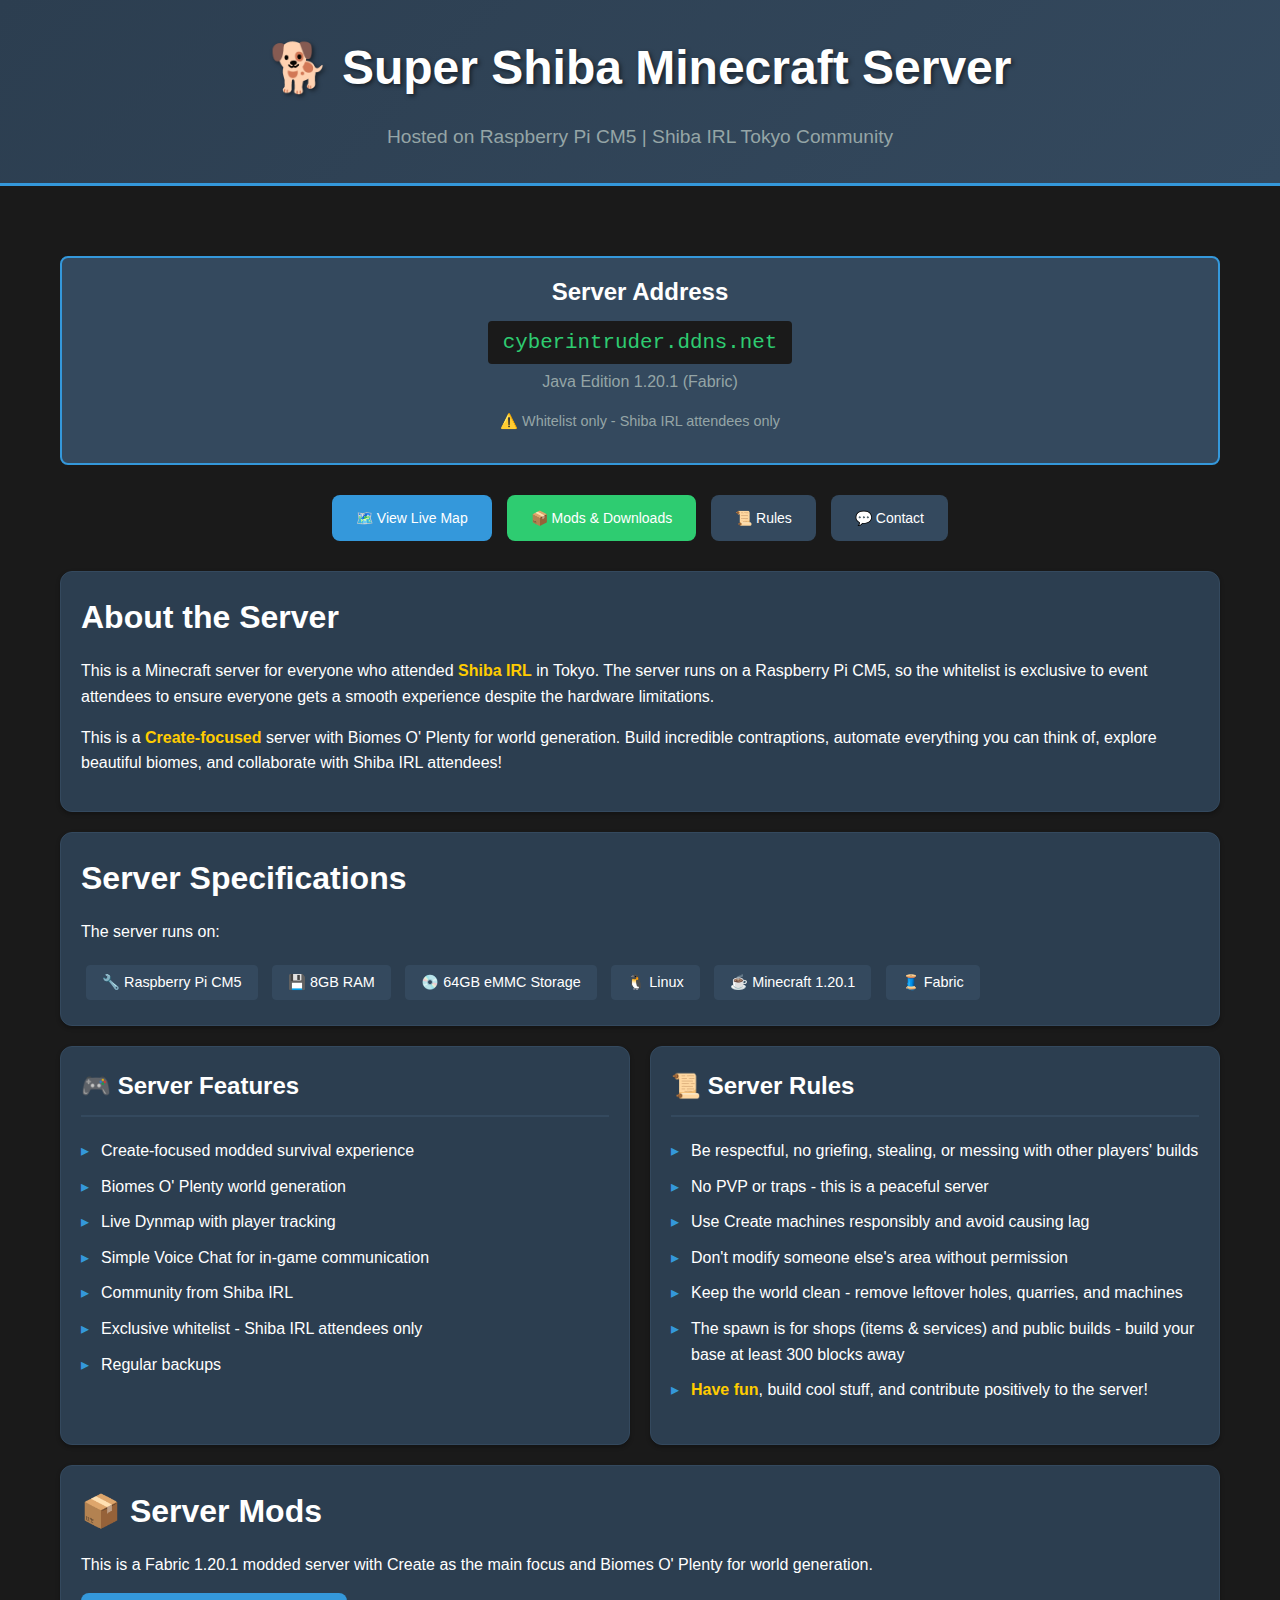
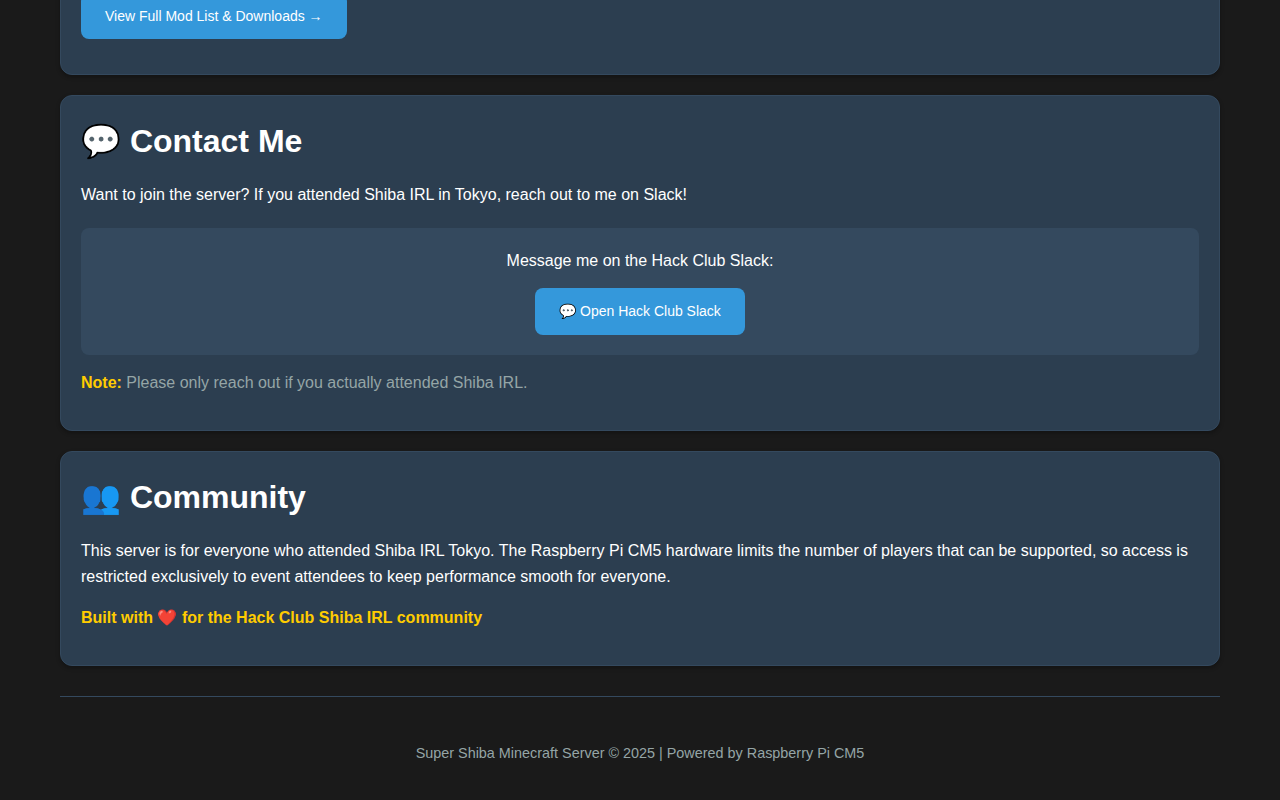
<file: index.html>
<!DOCTYPE html>
<html lang="en">
<head>
  <meta charset="UTF-8">
  <meta name="viewport" content="width=device-width, initial-scale=1.0">
  <title>Super Shiba Minecraft Server</title>
  <link rel="stylesheet" href="theme.css">
  <style>
    .header {
      background: linear-gradient(135deg, var(--bg-secondary) 0%, var(--bg-tertiary) 100%);
      padding: var(--spacing-xl) 0;
      text-align: center;
      border-bottom: 3px solid var(--accent-primary);
      margin-bottom: var(--spacing-xl);
    }
    
    .header h1 {
      font-size: 3rem;
      margin-bottom: var(--spacing-sm);
      color: var(--text-primary);
      text-shadow: 2px 2px 4px rgba(0, 0, 0, 0.5);
    }
    
    .header .tagline {
      font-size: 1.2rem;
      color: var(--text-muted);
      margin-bottom: 0;
    }
    
    .server-address {
      background: var(--bg-tertiary);
      padding: var(--spacing-md);
      border-radius: var(--radius-md);
      text-align: center;
      border: 2px solid var(--accent-primary);
      margin: var(--spacing-lg) 0;
    }
    
    .server-address code {
      font-size: 1.3rem;
      background: var(--bg-primary);
      padding: var(--spacing-sm) var(--spacing-md);
      color: var(--accent-secondary);
    }
    
    .quick-links {
      display: flex;
      gap: var(--spacing-md);
      justify-content: center;
      flex-wrap: wrap;
      margin: var(--spacing-xl) 0;
    }
    
    .spec-badge {
      display: inline-block;
      background: var(--bg-tertiary);
      padding: var(--spacing-xs) var(--spacing-md);
      border-radius: var(--radius-sm);
      margin: var(--spacing-xs);
      font-size: 0.9rem;
      border: 1px solid var(--border-color);
    }
    
    .mod-item {
      background: var(--bg-tertiary);
      padding: var(--spacing-md);
      border-radius: var(--radius-md);
      margin-bottom: var(--spacing-sm);
      border-left: 3px solid var(--accent-primary);
    }
    
    .mod-item h4 {
      margin-bottom: var(--spacing-xs);
      color: var(--accent-primary);
    }
    
    .mod-item p {
      margin-bottom: 0;
      font-size: 0.95rem;
      color: var(--text-muted);
    }
    
    .status-online {
      color: var(--accent-secondary);
      font-weight: bold;
    }
    
    .footer {
      margin-top: var(--spacing-xl);
      padding-top: var(--spacing-xl);
      border-top: 1px solid var(--border-color);
      text-align: center;
      color: var(--text-muted);
      font-size: 0.9rem;
    }
  </style>
</head>
<body>
  <div class="header">
    <h1>🐕 Super Shiba Minecraft Server</h1>
    <p class="tagline">Hosted on Raspberry Pi CM5 | Shiba IRL Tokyo Community</p>
  </div>
  
  <div class="container">
    <!-- Server Address -->
    <div class="server-address">
      <h3>Server Address</h3>
      <code>cyberintruder.ddns.net</code>
      <p class="text-muted" style="margin-top: 10px;">Java Edition 1.20.1 (Fabric)</p>
      <p class="text-muted" style="margin-top: 5px; font-size: 0.9rem;">⚠️ Whitelist only - Shiba IRL attendees only</p>
    </div>
    
    <!-- Quick Links -->
    <div class="quick-links">
      <a href="map/" class="btn btn-primary">🗺️ View Live Map</a>
      <a href="mods/" class="btn btn-secondary">📦 Mods & Downloads</a>
      <a href="#rules" class="btn">📜 Rules</a>
      <a href="#contact" class="btn">💬 Contact</a>
    </div>
    
    <!-- About Section -->
    <div class="card" id="about">
      <h2>About the Server</h2>
      <p>
        This is a Minecraft server for everyone who attended <strong>Shiba IRL</strong> 
        in Tokyo. The server runs on a Raspberry Pi CM5, so the whitelist is exclusive 
        to event attendees to ensure everyone gets a smooth experience despite the hardware limitations.
      </p>
      <p>
        This is a <strong>Create-focused</strong> server with Biomes O' Plenty for world generation. 
        Build incredible contraptions, automate everything you can think of, explore beautiful biomes, 
        and collaborate with Shiba IRL attendees!
      </p>
    </div>
    
    <!-- Server Specs -->
    <div class="card">
      <h2>Server Specifications</h2>
      <p>The server runs on:</p>
      <div>
        <span class="spec-badge">🔧 Raspberry Pi CM5</span>
        <span class="spec-badge">💾 8GB RAM</span>
        <span class="spec-badge">💿 64GB eMMC Storage</span>
        <span class="spec-badge">🐧 Linux</span>
        <span class="spec-badge">☕ Minecraft 1.20.1</span>
        <span class="spec-badge">🧵 Fabric</span>
      </div>
    </div>
    
    <!-- Features and Rules -->
    <div class="grid grid-2">
      <div class="card">
        <h3>🎮 Server Features</h3>
        <ul>
          <li>Create-focused modded survival experience</li>
          <li>Biomes O' Plenty world generation</li>
          <li>Live Dynmap with player tracking</li>
          <li>Simple Voice Chat for in-game communication</li>
          <li>Community from Shiba IRL</li>
          <li>Exclusive whitelist - Shiba IRL attendees only</li>
          <li>Regular backups</li>
        </ul>
      </div>
      
      <div class="card" id="rules">
        <h3>📜 Server Rules</h3>
        <ul>
          <li>Be respectful, no griefing, stealing, or messing with other players' builds</li>
          <li>No PVP or traps - this is a peaceful server</li>
          <li>Use Create machines responsibly and avoid causing lag</li>
          <li>Don't modify someone else's area without permission</li>
          <li>Keep the world clean - remove leftover holes, quarries, and machines</li>
          <li>The spawn is for shops (items & services) and public builds - build your base at least 300 blocks away</li>
          <li><strong>Have fun</strong>, build cool stuff, and contribute positively to the server!</li>
        </ul>
      </div>
    </div>
    
    <!-- Mods Section -->
    <div class="card" id="mods">
      <h2>📦 Server Mods</h2>
      <p>This is a Fabric 1.20.1 modded server with Create as the main focus and Biomes O' Plenty for world generation.</p>
      <p>
        <a href="mods/" class="btn btn-primary">View Full Mod List & Downloads →</a>
      </p>
    </div>
    
    <!-- Contact Section -->
    <div class="card" id="contact">
      <h2>💬 Contact Me</h2>
      <p>
        Want to join the server? If you attended Shiba IRL in Tokyo, reach out to me on Slack!
      </p>
      <div style="margin-top: 20px; padding: 20px; background: var(--bg-tertiary); border-radius: var(--radius-md); text-align: center;">
        <p style="margin-bottom: 15px; margin-top: 0;">Message me on the Hack Club Slack:</p>
        <a href="https://hackclub.slack.com/team/U086TRXKG5D" target="_blank" class="btn btn-primary" style="display: inline-block;">
          💬 Open Hack Club Slack
        </a>
      </div>
      <p class="text-muted">
        <strong>Note:</strong> Please only reach out if you actually attended Shiba IRL.
      </p>
    </div>
    
    <!-- Community -->
    <div class="card">
      <h2>👥 Community</h2>
      <p>
        This server is for everyone who attended Shiba IRL Tokyo. The Raspberry Pi CM5 hardware 
        limits the number of players that can be supported, so access is restricted exclusively 
        to event attendees to keep performance smooth for everyone.
      </p>
      <p class="text-muted">
        <strong>Built with ❤️ for the Hack Club Shiba IRL community</strong>
      </p>
    </div>
    
    <div class="footer">
      <p>Super Shiba Minecraft Server © 2025 | Powered by Raspberry Pi CM5</p>
    </div>
  </div>
</body>
</html>
</file>
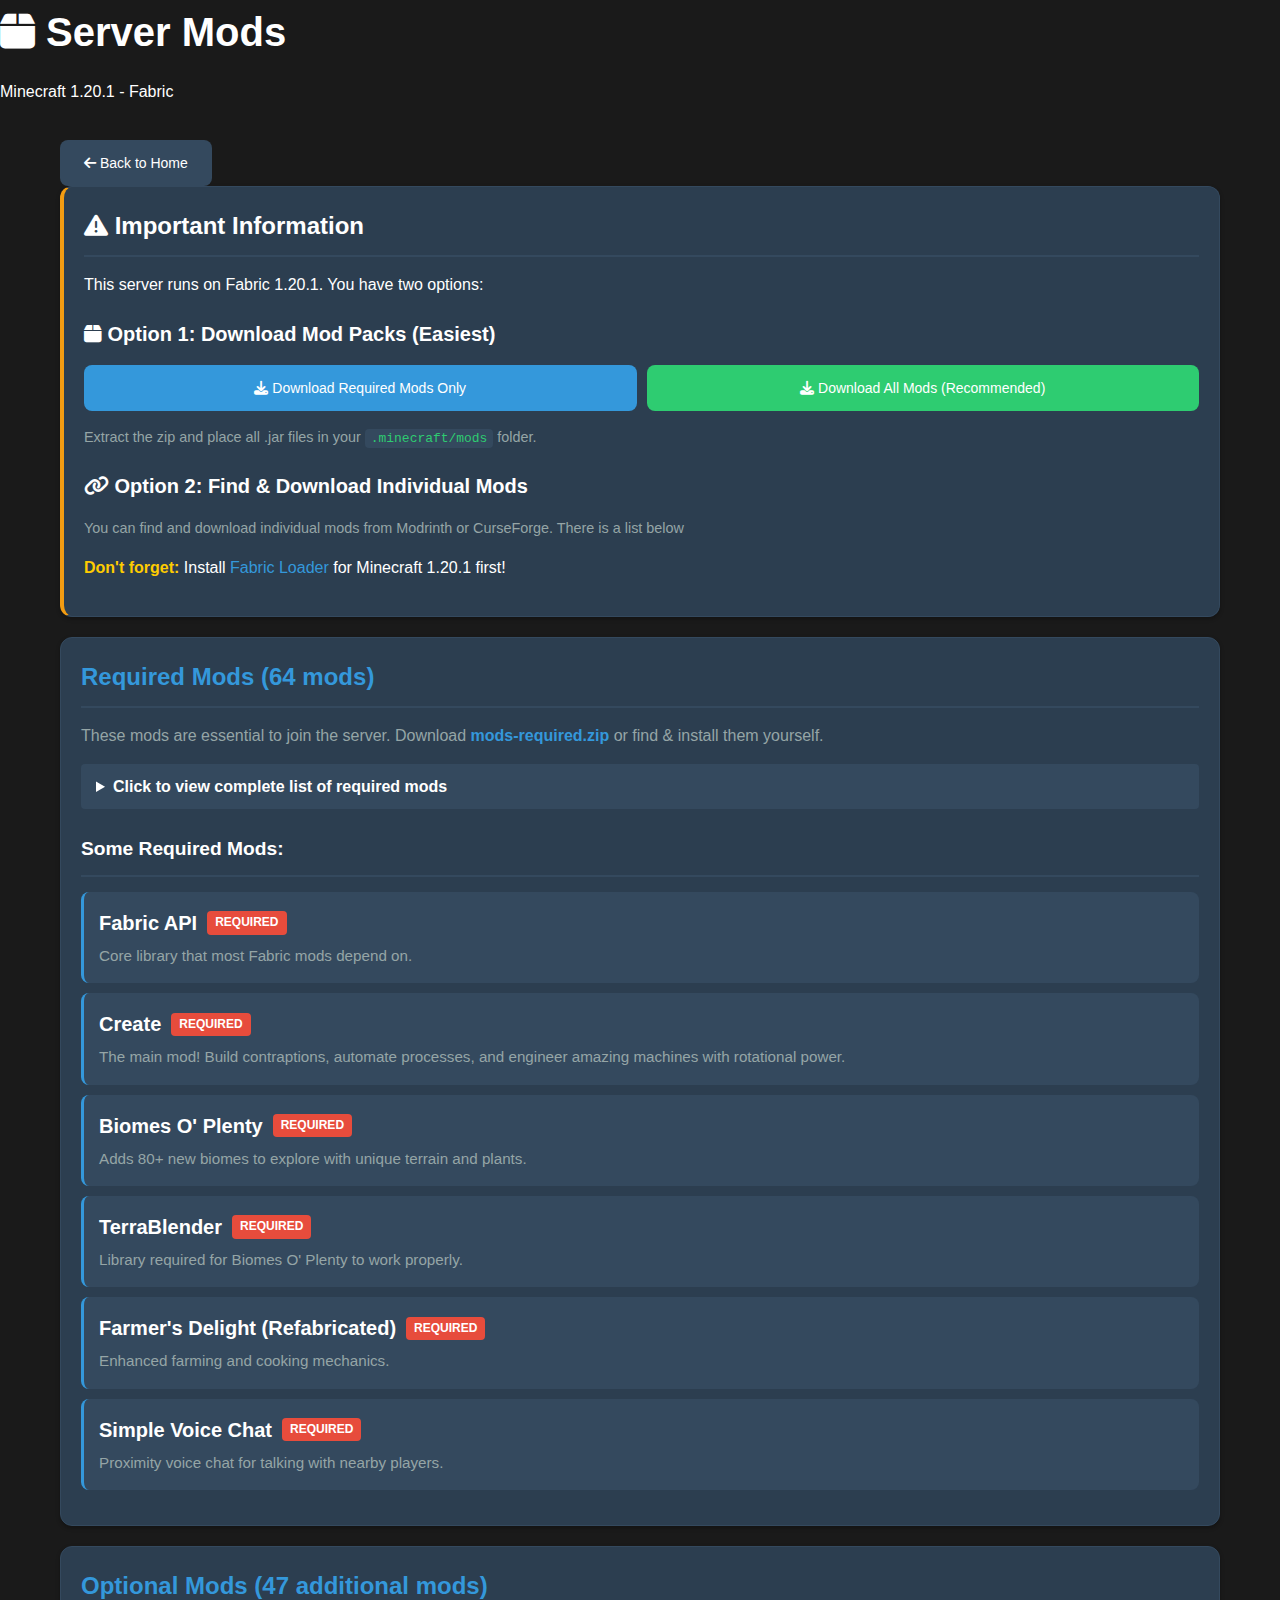
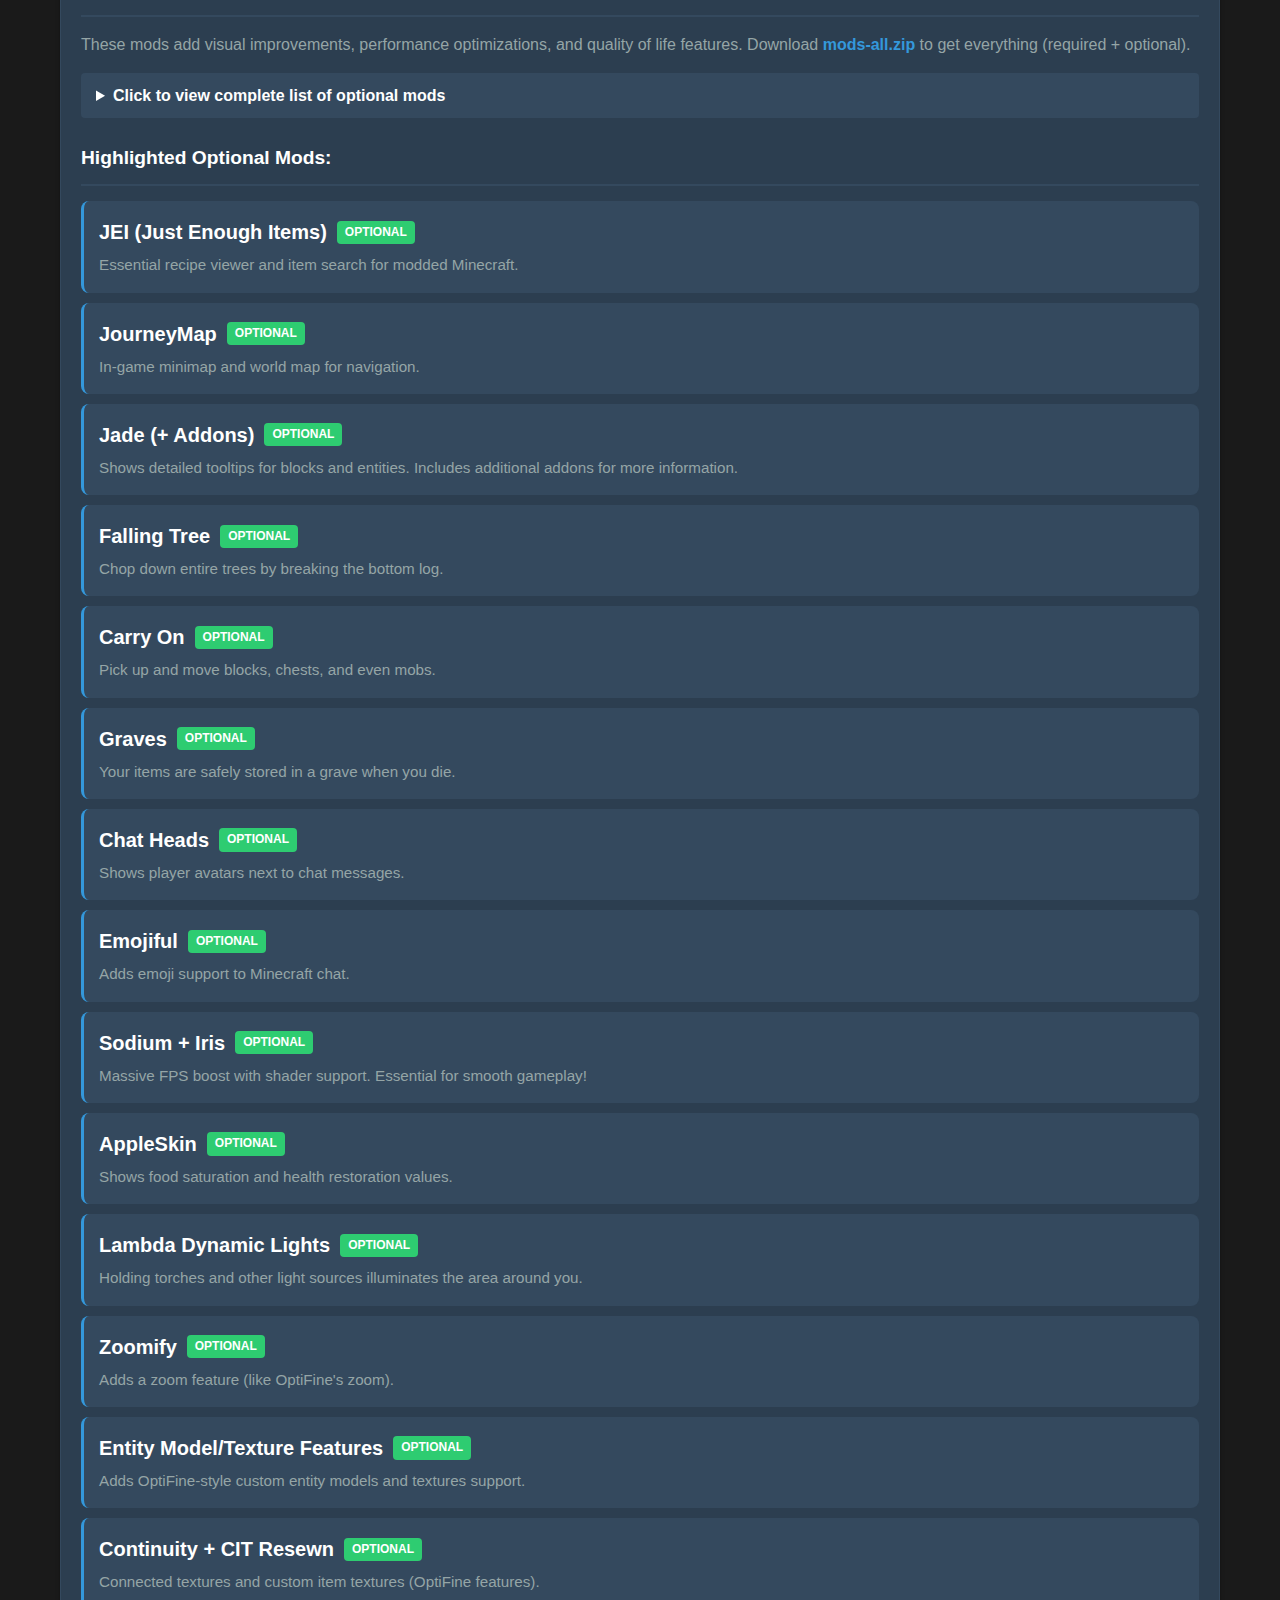
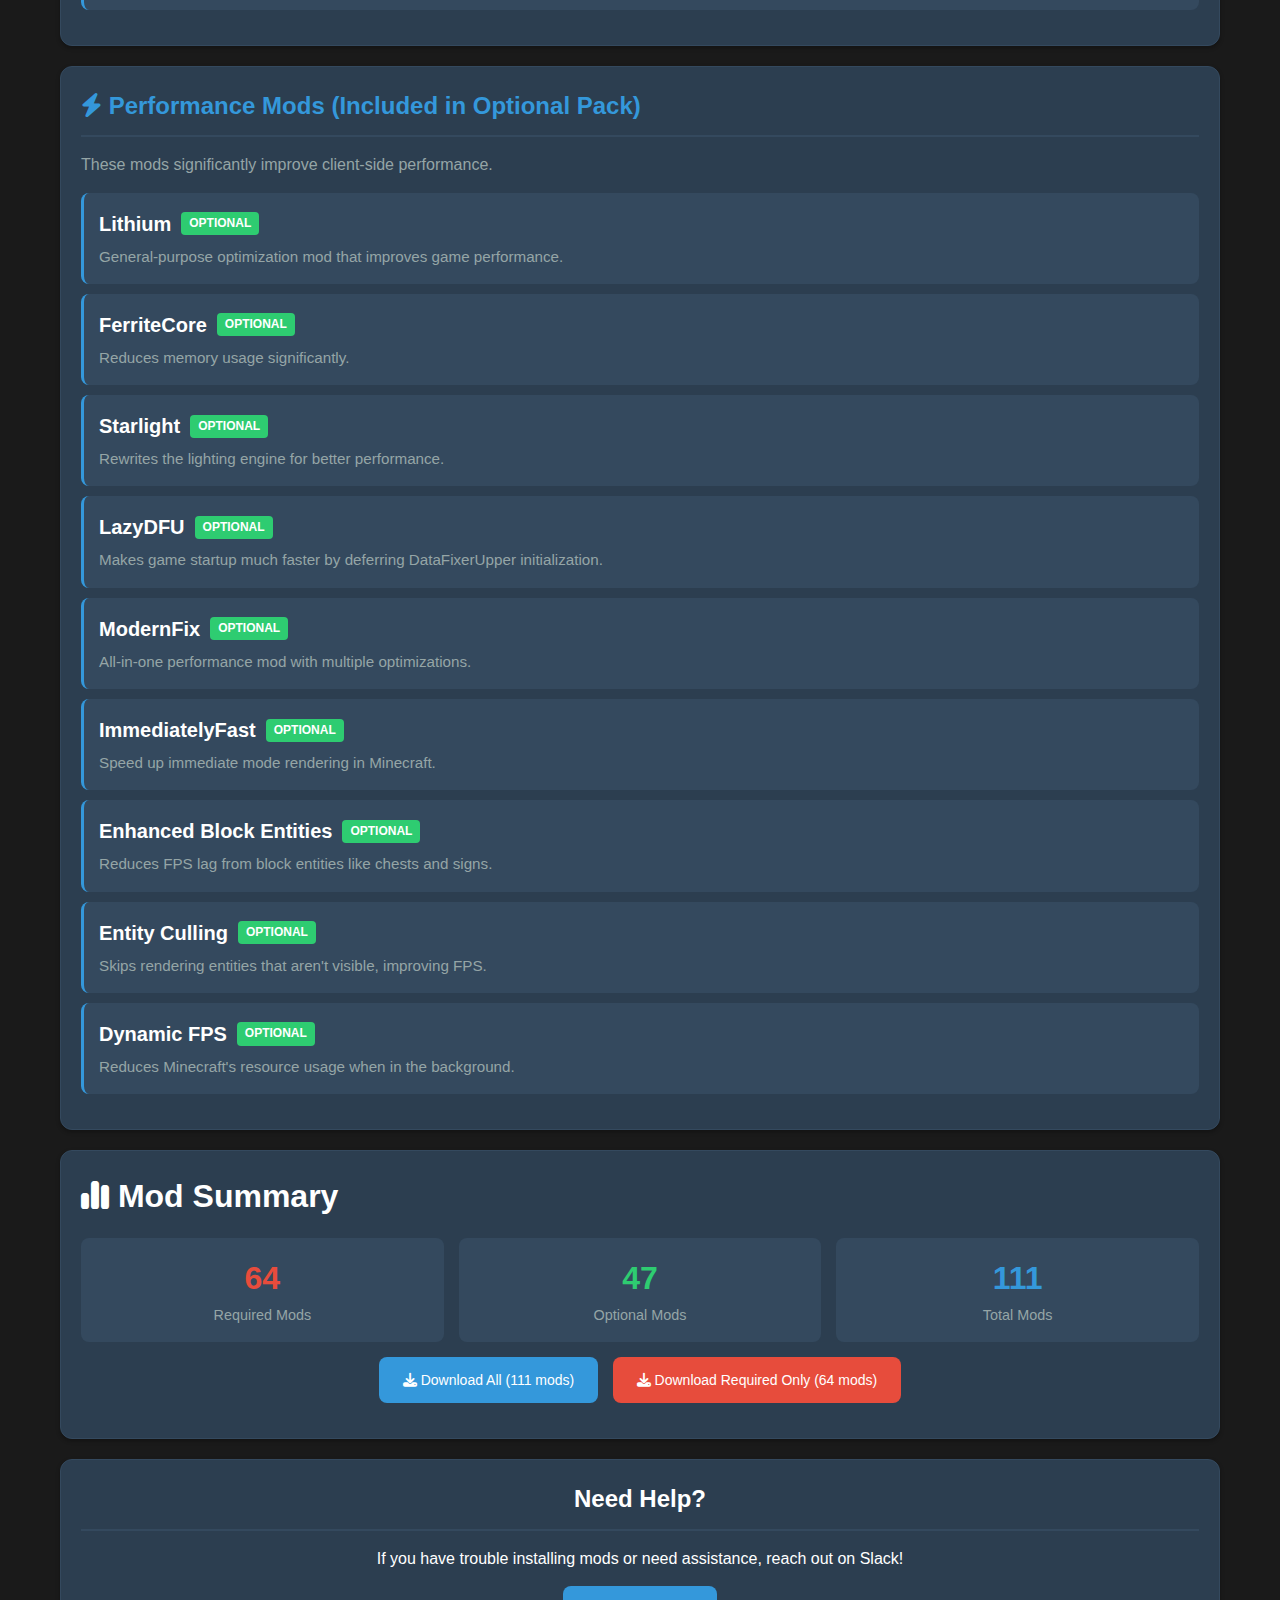
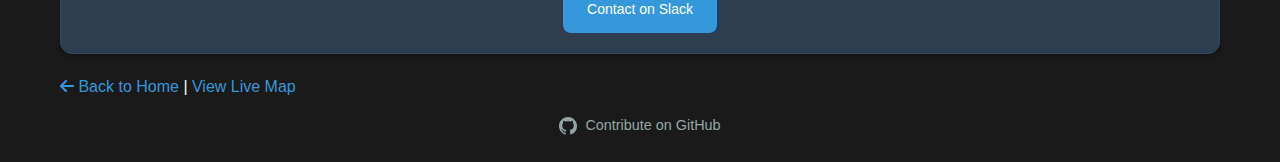
<file: mods/index.html>
<!DOCTYPE html>
<html lang="en">
<head>
  <meta charset="UTF-8">
  <meta name="viewport" content="width=device-width, initial-scale=1.0">
  <title>Server Mods - Super Shiba</title>
  <link rel="stylesheet" href="../theme.css">
  <link rel="stylesheet" href="https://cdnjs.cloudflare.com/ajax/libs/font-awesome/6.4.0/css/all.min.css">
  <style>
    .mod-category {
      margin-bottom: var(--spacing-md);
    }

    .mod-category h2 {
      color: var(--accent-primary);
      font-size: 1.5rem;
      margin-bottom: var(--spacing-md);
      padding-bottom: var(--spacing-sm);
      border-bottom: 2px solid var(--border-color);
    }
    
    .mod-item {
      background: var(--bg-tertiary);
      padding: var(--spacing-md);
      border-radius: var(--radius-md);
      margin-bottom: var(--spacing-sm);
      border-left: 3px solid var(--accent-primary);
    }
    
    .mod-item h4 {
      margin-top: 0;
      margin-bottom: var(--spacing-xs);
      color: var(--text-primary);
      display: flex;
      align-items: center;
      gap: 10px;
    }
    
    .mod-item p {
      margin-top: 0;
      margin-bottom: 0;
      font-size: 0.95rem;
      color: var(--text-muted);
    }
    
    .required-badge {
      background: var(--accent-danger);
      padding: 2px 8px;
      border-radius: var(--radius-sm);
      font-size: 0.75rem;
      font-weight: bold;
      text-transform: uppercase;
    }
    
    .optional-badge {
      background: var(--accent-secondary);
      padding: 2px 8px;
      border-radius: var(--radius-sm);
      font-size: 0.75rem;
      font-weight: bold;
      text-transform: uppercase;
    }

    .all-mods-summary {
      cursor: pointer;
      padding: var(--spacing-sm) var(--spacing-md);
      background: var(--bg-tertiary);
      border-radius: var(--radius-sm);
      font-weight: bold;
      transition: all 0.2s ease;
    }

    .all-mods-summary:hover {
      background: var(--bg-hover);
      transform: translateY(-2px);
      box-shadow: var(--shadow-md);
      color: var(--text-primary);
    }

    .all-mods-list {
      margin-top: var(--spacing-md);
      padding: 0 var(--spacing-md);
      background: var(--bg-primary);
      border-radius: var(--radius-sm);
      font-family: monospace;
      font-size: 0.85rem;
      max-height: 400px;
      overflow-y: auto;
    }

    .all-mods-list ul {
      list-style: none;
      padding: 0;
    }

    .download-buttons-container {
      display: flex;
      gap: 10px;
      flex-wrap: wrap;
      margin-bottom: 15px;
    }

    .download-buttons-container a {
      flex: 1;
      min-width: 200px;
      text-align: center;
    }

    .highlighted-mods-title {
      font-size: 1.2rem;
      margin-top: 25px;
      margin-bottom: 15px;
    }

    .stats-grid {
      display: grid;
      grid-template-columns: repeat(auto-fit, minmax(200px, 1fr));
      gap: 15px;
    }

    .stat-card {
      background: var(--bg-tertiary);
      padding: 15px;
      border-radius: var(--radius-md);
      text-align: center;
    }

    .stat-number {
      font-size: 2rem;
      font-weight: bold;
    }

    .stat-number-danger {
      color: var(--accent-danger);
    }

    .stat-number-secondary {
      color: var(--accent-secondary);
    }

    .stat-number-primary {
      color: var(--accent-primary);
    }

    .stat-label {
      color: var(--text-muted);
      font-size: 0.9rem;
    }
  </style>
</head>
<body>
  <header class="header">
    <h1><i class="fa-solid fa-box" aria-hidden="true"></i> Server Mods</h1>
    <p class="tagline">Minecraft 1.20.1 - Fabric</p>
  </header>

  <div class="container">
    <a href="../" class="btn"><i class="fa-solid fa-arrow-left" aria-hidden="true"></i> Back to Home</a>
    
    <div class="card" style="border-left: 4px solid var(--accent-warning);">
      <h3><i class="fa-solid fa-triangle-exclamation" aria-hidden="true"></i> Important Information</h3>
      <p>This server runs on Fabric 1.20.1. You have two options:</p>
      
        <div style="margin: 20px 0;">
        <h4><i class="fa-solid fa-box" aria-hidden="true"></i> Option 1: Download Mod Packs (Easiest)</h4>
        <div class="download-buttons-container">
          <a href="mods-required.zip" download class="btn btn-primary">
            <i class="fa-solid fa-download" aria-hidden="true"></i> Download Required Mods Only
          </a>
          <a href="mods-all.zip" download class="btn btn-secondary">
            <i class="fa-solid fa-download" aria-hidden="true"></i> Download All Mods (Recommended)
          </a>
        </div>
        <p class="text-muted" style="font-size: 0.9rem;">Extract the zip and place all .jar files in your <code>.minecraft/mods</code> folder.</p>
      </div>
      
        <div>
        <h4><i class="fa-solid fa-link" aria-hidden="true"></i> Option 2: Find & Download Individual Mods</h4>
        <p class="text-muted" style="font-size: 0.9em;">You can find and download individual mods from Modrinth or CurseForge. There is a list below</p>
      </div>
      
      <p><strong>Don't forget:</strong> Install <a href="https://fabricmc.net/use/" target="_blank">Fabric Loader</a> for Minecraft 1.20.1 first!</p>
    </div>
    
    <!-- Required Mods -->
    <div class="card">
      <div class="mod-category">
        <h2>Required Mods (64 mods)</h2>
        <p class="text-muted">
          These mods are essential to join the server. Download <strong><a href="mods-required.zip" download>mods-required.zip</a></strong>
          or find & install them yourself.
        </p>
        
        <details>
          <summary class="all-mods-summary">
            Click to view complete list of required mods
          </summary>
          <div class="all-mods-list">
            <ul>
              <li>amendments-1.20-2.2.3-fabric.jar</li>
              <li>architectury-9.2.14-fabric.jar</li>
              <li>bellsandwhistles-0.4.5+1.20.1-FABRIC.jar</li>
              <li>bettercombat-fabric-1.8.6+1.20.1.jar</li>
              <li>BiomesOPlenty-fabric-1.20.1-19.0.0.96.jar</li>
              <li>botarium-fabric-1.20.1-2.3.4.jar</li>
              <li>cardinal-components-api-5.2.3.jar</li>
              <li>carryon-fabric-1.20.1-2.1.2.7.jar</li>
              <li>chat_heads-0.14.2-fabric-1.20.jar</li>
              <li>chatnotify-fabric-2.6.2+1.20.1.jar</li>
              <li>cloth-config-11.1.136-fabric.jar</li>
              <li>coroutil-fabric-1.20.1-1.3.7.jar</li>
              <li>create_dd-0.1d.jar</li>
              <li>createdieselgenerators-2.1.4.jar</li>
              <li>create-fabric-0.5.1-j-build.1631+mc1.20.1.jar</li>
              <li>creategoggles-1.20.1-0.5.6-[FABRIC].jar</li>
              <li>create_ironworks-3.5.0-fabric-1.20.1.jar</li>
              <li>create-new-age-fabric-1.20.1-1.1.2.jar</li>
              <li>create_ultimate_factory-2.1.0-fabric-1.20.1.jar</li>
              <li>cultural-creators-1.1.0.jar</li>
              <li>cultural-delights-fabric-1.0.5+1.20.1.jar</li>
              <li>delightful-creators-1.3-1.20.x-FDR-support.jar</li>
              <li>Emojiful-Fabric-1.20.1-4.2.0.jar</li>
              <li>extendedbogeys-0.5.16-1.20.1-0.5.1.f-fabric.jar</li>
              <li>fabric-api-0.92.6+1.20.1.jar</li>
              <li>fabric-language-kotlin-1.13.7+kotlin.2.2.21.jar</li>
              <li>FallingTree-1.20.1-4.3.4.jar</li>
              <li>farmers-cutting-biomes-o-plenty-1.20.1-1.1.0-fabric.jar</li>
              <li>FarmersDelight-1.20.1-2.4.1+refabricated.jar</li>
              <li>ForgeConfigAPIPort-v8.0.2-1.20.1-Fabric.jar</li>
              <li>fusion-1.2.11-fabric-mc1.20.1.jar</li>
              <li>GlitchCore-fabric-1.20.1-0.0.1.1.jar</li>
              <li>graves-3.0.3+1.20.1.jar</li>
              <li>Jade-1.20-Fabric-11.13.1.jar</li>
              <li>JadeAddons-1.20.1-Fabric-5.4.0.jar</li>
              <li>jeed-1.20-2.2.5-fabric.jar</li>
              <li>jei-1.20.1-fabric-15.20.0.112.jar</li>
              <li>journeymap-1.20.1-5.10.3-fabric.jar</li>
              <li>justenoughbreeding-fabric-1.20-1.20.1-2.3.0.jar</li>
              <li>JustEnoughProfessions-fabric-1.20.1-3.0.1.jar</li>
              <li>JustEnoughResources-Fabric-1.20.1-1.4.0.247.jar</li>
              <li>lootr-fabric-1.20-0.7.35.85.jar</li>
              <li>modmenu-7.2.2.jar</li>
              <li>molten_metals-1.20.1-0.1.4-fabric.jar</li>
              <li>moonlight-1.20-2.16.15-fabric.jar</li>
              <li>mostructures-1.4.5+1.20.1.jar</li>
              <li>notenoughanimations-fabric-1.10.6-mc1.20.1.jar</li>
              <li>player-animation-lib-fabric-1.0.2-rc1+1.20.jar</li>
              <li>polymer-bundled-0.5.20+1.20.1.jar</li>
              <li>rechiseled-1.1.6-fabric-mc1.20.jar</li>
              <li>rechiseledcreate-1.0.2a-fabric-mc1.20.jar</li>
              <li>respite-creators-1.3.0-FDR.jar</li>
              <li>sliceanddice-fabric-3.3.1.jar</li>
              <li>sophisticatedbackpacks-1.20.1-3.23.4.5.110.jar</li>
              <li>sophisticatedcore-1.20.1-1.2.7.14.163.jar</li>
              <li>sophisticatedstorage-1.20.1-1.3.5.9.136.jar</li>
              <li>Steam_Rails-1.6.9+fabric-mc1.20.1.jar</li>
              <li>supermartijn642configlib-1.1.8a-fabric-mc1.20.jar</li>
              <li>supermartijn642corelib-1.1.18a-fabric-mc1.20.1.jar</li>
              <li>supplementaries-1.20-3.1.41-fabric.jar</li>
              <li>suppsquared-1.20-1.1.27.jar</li>
              <li>TerraBlender-fabric-1.20.1-3.0.1.10.jar</li>
              <li>trainperspectivefix-1.0.0-universal.jar</li>
              <li>travelersbackpack-fabric-1.20.1-9.1.43.jar</li>
              <li>voicechat-fabric-1.20.1-2.6.6.jar</li>
              <li>watut-fabric-1.20.1-1.2.3.jar</li>
            </ul>
          </div>
        </details>
        
        <h3 class="highlighted-mods-title">Some Required Mods:</h3>
        
        <div class="mod-item">
          <h4>
            Fabric API
            <span class="required-badge">Required</span>
          </h4>
          <p>Core library that most Fabric mods depend on.</p>
        </div>
        
        <div class="mod-item">
          <h4>
            Create
            <span class="required-badge">Required</span>
          </h4>
          <p>The main mod! Build contraptions, automate processes, and engineer amazing machines with rotational power.</p>
        </div>
        
        <div class="mod-item">
          <h4>
            Biomes O' Plenty
            <span class="required-badge">Required</span>
          </h4>
          <p>Adds 80+ new biomes to explore with unique terrain and plants.</p>
        </div>
        
        <div class="mod-item">
          <h4>
            TerraBlender
            <span class="required-badge">Required</span>
          </h4>
          <p>Library required for Biomes O' Plenty to work properly.</p>
        </div>
        
        <div class="mod-item">
          <h4>
            Farmer's Delight (Refabricated)
            <span class="required-badge">Required</span>
          </h4>
          <p>Enhanced farming and cooking mechanics.</p>
        </div>
        
        <div class="mod-item">
          <h4>
            Simple Voice Chat
            <span class="required-badge">Required</span>
          </h4>
          <p>Proximity voice chat for talking with nearby players.</p>
        </div>
      </div>
    </div>
    
    <!-- Optional QOL Mods -->
    <div class="card">
      <div class="mod-category">
        <h2>Optional Mods (47 additional mods)</h2>
        <p class="text-muted">
          These mods add visual improvements, performance optimizations, and quality of life features. 
          Download <strong><a href="mods-all.zip" download>mods-all.zip</a></strong> to get everything (required + optional).
        </p>
        
        <details>
          <summary class="all-mods-summary">
            Click to view complete list of optional mods
          </summary>
          <div class="all-mods-list">
            <ul>
              <li>advancementinfo-1.20-fabric0.83.0-1.4.jar</li>
              <li>animatica-0.6.1+1.20.4.jar</li>
              <li>appleskin-fabric-mc1.20.1-2.5.1.jar</li>
              <li>bettermounthud-1.2.2.jar</li>
              <li>borderless-mining-1.1.8+1.20.1.jar</li>
              <li>capes-1.5.2+1.20-fabric.jar</li>
              <li>citresewn-1.1.5+1.20.1.jar</li>
              <li>continuity-3.0.0+1.20.1.jar</li>
              <li>Debugify-1.20.1+2.0.jar</li>
              <li>dynamic-fps-3.9.5+minecraft-1.20.0-fabric.jar</li>
              <li>e4mc_minecraft-fabric-5.4.1.jar</li>
              <li>enhancedblockentities-0.9+1.20.jar</li>
              <li>entityculling-fabric-1.9.3-mc1.20.1.jar</li>
              <li>entity_model_features_1.20.1-fabric-3.0.6.jar</li>
              <li>entity_texture_features_1.20.1-fabric-7.0.6.jar</li>
              <li>fabricskyboxes-0.7.3+mc1.20.1.jar</li>
              <li>fabrishot-1.10.1.jar</li>
              <li>fadeless-1.0.1.jar</li>
              <li>fastquit-3.0.0+1.20+.jar</li>
              <li>ferritecore-6.0.1-fabric.jar</li>
              <li>fsb-interop-1.3.6+mc1.20.1-build.50.jar</li>
              <li>ImmediatelyFast-Fabric-1.5.2+1.20.4.jar</li>
              <li>indium-1.0.36+mc1.20.1.jar</li>
              <li>iris-1.7.6+mc1.20.1.jar</li>
              <li>lambdynamiclights-4.4.0+1.20.1.jar</li>
              <li>language-reload-1.7.5+1.20.1.jar</li>
              <li>lithium-fabric-mc1.20.1-0.11.3.jar</li>
              <li>main-menu-credits-1.1.2.jar</li>
              <li>midnightlib-fabric-1.9.1+1.20.1.jar</li>
              <li>mixintrace-1.1.1+1.17.jar</li>
              <li>modelfix-1.15-fabric.jar</li>
              <li>modernfix-fabric-5.25.1+mc1.20.1.jar</li>
              <li>morechathistory-1.3.0.jar</li>
              <li>moreculling-1.20.1-0.19.0.jar</li>
              <li>NoChatReports-FABRIC-1.20.1-v2.2.2.jar</li>
              <li>optigui-2.1.7.jar</li>
              <li>puzzle-fabric-2.2.0+1.20.1.jar</li>
              <li>reeses_sodium_options-1.7.2+mc1.20.1-build.101.jar</li>
              <li>rrls-4.0.6.1+mc1.20.1-fabric.jar</li>
              <li>sodium-extra-0.5.9+mc1.20.1.jar</li>
              <li>sodium-fabric-0.5.13+mc1.20.1.jar</li>
              <li>yet_another_config_lib_v3-3.6.6+1.20.1-fabric.jar</li>
              <li>yosbr-0.1.2.jar</li>
              <li>Zoomify-2.14.6+1.20.1.jar</li>
            </ul>
          </div>
        </details>
        
        <h3 class="highlighted-mods-title">Highlighted Optional Mods:</h3>
        
        <div class="mod-item">
          <h4>
            JEI (Just Enough Items)
            <span class="optional-badge">Optional</span>
          </h4>
          <p>Essential recipe viewer and item search for modded Minecraft.</p>
        </div>
        
        <div class="mod-item">
          <h4>
            JourneyMap
            <span class="optional-badge">Optional</span>
          </h4>
          <p>In-game minimap and world map for navigation.</p>
        </div>
        
        <div class="mod-item">
          <h4>
            Jade (+ Addons)
            <span class="optional-badge">Optional</span>
          </h4>
          <p>Shows detailed tooltips for blocks and entities. Includes additional addons for more information.</p>
        </div>
        
        <div class="mod-item">
          <h4>
            Falling Tree
            <span class="optional-badge">Optional</span>
          </h4>
          <p>Chop down entire trees by breaking the bottom log.</p>
        </div>
        
        <div class="mod-item">
          <h4>
            Carry On
            <span class="optional-badge">Optional</span>
          </h4>
          <p>Pick up and move blocks, chests, and even mobs.</p>
        </div>
        
        <div class="mod-item">
          <h4>
            Graves
            <span class="optional-badge">Optional</span>
          </h4>
          <p>Your items are safely stored in a grave when you die.</p>
        </div>
        
        <div class="mod-item">
          <h4>
            Chat Heads
            <span class="optional-badge">Optional</span>
          </h4>
          <p>Shows player avatars next to chat messages.</p>
        </div>
        
        <div class="mod-item">
          <h4>
            Emojiful
            <span class="optional-badge">Optional</span>
          </h4>
          <p>Adds emoji support to Minecraft chat.</p>
        </div>
        
        <div class="mod-item">
          <h4>
            Sodium + Iris
            <span class="optional-badge">Optional</span>
          </h4>
          <p>Massive FPS boost with shader support. Essential for smooth gameplay!</p>
        </div>
        
        <div class="mod-item">
          <h4>
            AppleSkin
            <span class="optional-badge">Optional</span>
          </h4>
          <p>Shows food saturation and health restoration values.</p>
        </div>
        
        <div class="mod-item">
          <h4>
            Lambda Dynamic Lights
            <span class="optional-badge">Optional</span>
          </h4>
          <p>Holding torches and other light sources illuminates the area around you.</p>
        </div>
        
        <div class="mod-item">
          <h4>
            Zoomify
            <span class="optional-badge">Optional</span>
          </h4>
          <p>Adds a zoom feature (like OptiFine's zoom).</p>
        </div>
        
        <div class="mod-item">
          <h4>
            Entity Model/Texture Features
            <span class="optional-badge">Optional</span>
          </h4>
          <p>Adds OptiFine-style custom entity models and textures support.</p>
        </div>
        
        <div class="mod-item">
          <h4>
            Continuity + CIT Resewn
            <span class="optional-badge">Optional</span>
          </h4>
          <p>Connected textures and custom item textures (OptiFine features).</p>
        </div>
      </div>
    </div>
    
    <!-- Performance Mods -->
    <div class="card">
      <div class="mod-category">
    <h2><i class="fa-solid fa-bolt" aria-hidden="true"></i> Performance Mods (Included in Optional Pack)</h2>
        <p class="text-muted">These mods significantly improve client-side performance.</p>
        
        <div class="mod-item">
          <h4>
            Lithium
            <span class="optional-badge">Optional</span>
          </h4>
          <p>General-purpose optimization mod that improves game performance.</p>
        </div>
        
        <div class="mod-item">
          <h4>
            FerriteCore
            <span class="optional-badge">Optional</span>
          </h4>
          <p>Reduces memory usage significantly.</p>
        </div>
        
        <div class="mod-item">
          <h4>
            Starlight
            <span class="optional-badge">Optional</span>
          </h4>
          <p>Rewrites the lighting engine for better performance.</p>
        </div>
        
        <div class="mod-item">
          <h4>
            LazyDFU
            <span class="optional-badge">Optional</span>
          </h4>
          <p>Makes game startup much faster by deferring DataFixerUpper initialization.</p>
        </div>
        
        <div class="mod-item">
          <h4>
            ModernFix
            <span class="optional-badge">Optional</span>
          </h4>
          <p>All-in-one performance mod with multiple optimizations.</p>
        </div>
        
        <div class="mod-item">
          <h4>
            ImmediatelyFast
            <span class="optional-badge">Optional</span>
          </h4>
          <p>Speed up immediate mode rendering in Minecraft.</p>
        </div>
        
        <div class="mod-item">
          <h4>
            Enhanced Block Entities
            <span class="optional-badge">Optional</span>
          </h4>
          <p>Reduces FPS lag from block entities like chests and signs.</p>
        </div>
        
        <div class="mod-item">
          <h4>
            Entity Culling
            <span class="optional-badge">Optional</span>
          </h4>
          <p>Skips rendering entities that aren't visible, improving FPS.</p>
        </div>
        
        <div class="mod-item">
          <h4>
            Dynamic FPS
            <span class="optional-badge">Optional</span>
          </h4>
          <p>Reduces Minecraft's resource usage when in the background.</p>
        </div>
      </div>
    </div>
    
    <!-- Summary -->
    <div class="card" style="background: var(--bg-secondary);">
      <h2><i class="fa-solid fa-chart-simple" aria-hidden="true"></i> Mod Summary</h2>
      <div class="stats-grid">
        <div class="stat-card">
          <div class="stat-number stat-number-danger">64</div>
          <div class="stat-label">Required Mods</div>
        </div>
        <div class="stat-card">
          <div class="stat-number stat-number-secondary">47</div>
          <div class="stat-label">Optional Mods</div>
        </div>
        <div class="stat-card">
          <div class="stat-number stat-number-primary">111</div>
          <div class="stat-label">Total Mods</div>
        </div>
      </div>
      <div style="margin: var(--spacing-md) 0; text-align: center;">
        <a href="mods-all.zip" download class="btn btn-primary" style="margin-right: 10px;"><i class="fa-solid fa-download" aria-hidden="true"></i> Download All (111 mods)</a>
        <a href="mods-required.zip" download class="btn" style="background: var(--accent-danger);"><i class="fa-solid fa-download" aria-hidden="true"></i> Download Required Only (64 mods)</a>
      </div>
    </div>
    
    
    <div class="card" style="text-align: center;">
      <h3>Need Help?</h3>
      <p>If you have trouble installing mods or need assistance, reach out on Slack!</p>
      <a href="../#contact" class="btn btn-primary">Contact on Slack</a>
    </div>
    
    <footer>
      <p><a href="../"><i class="fa-solid fa-arrow-left" aria-hidden="true"></i> Back to Home</a> | <a href="../map/">View Live Map</a></p>
      <div class="site-contrib">
        <a href="https://github.com/anton2026gamca/super-shiba-minecraft-server-website/blob/main/mods/index.html" target="_blank" rel="noopener">
          <svg aria-hidden="true" viewBox="0 0 16 16" version="1.1" xmlns="http://www.w3.org/2000/svg">
          <path fill-rule="evenodd" d="M8 0C3.58 0 0 3.58 0 8c0 3.54 2.29 6.53 5.47 7.59.4.07.55-.17.55-.38 0-.19-.01-.82-.01-1.49-2.01.37-2.53-.49-2.69-.94-.09-.23-.48-.94-.82-1.13-.28-.15-.68-.52-.01-.53.63-.01 1.08.58 1.23.82.72 1.21 1.87.87 2.33.66.07-.52.28-.87.51-1.07-1.78-.2-3.64-.89-3.64-3.95 0-.87.31-1.58.82-2.14-.08-.2-.36-1.02.08-2.12 0 0 .67-.21 2.2.82.64-.18 1.32-.27 2-.27.68 0 1.36.09 2 .27 1.53-1.04 2.2-.82 2.2-.82.44 1.1.16 1.92.08 2.12.51.56.82 1.27.82 2.14 0 3.07-1.87 3.75-3.65 3.95.29.25.54.73.54 1.48 0 1.07-.01 1.93-.01 2.19 0 .21.15.46.55.38A8.013 8.013 0 0 0 16 8c0-4.42-3.58-8-8-8z"/>
          </svg>
          Contribute on GitHub
        </a>
      </div>
    </footer>
  </div>
</body>
</html>
</file>
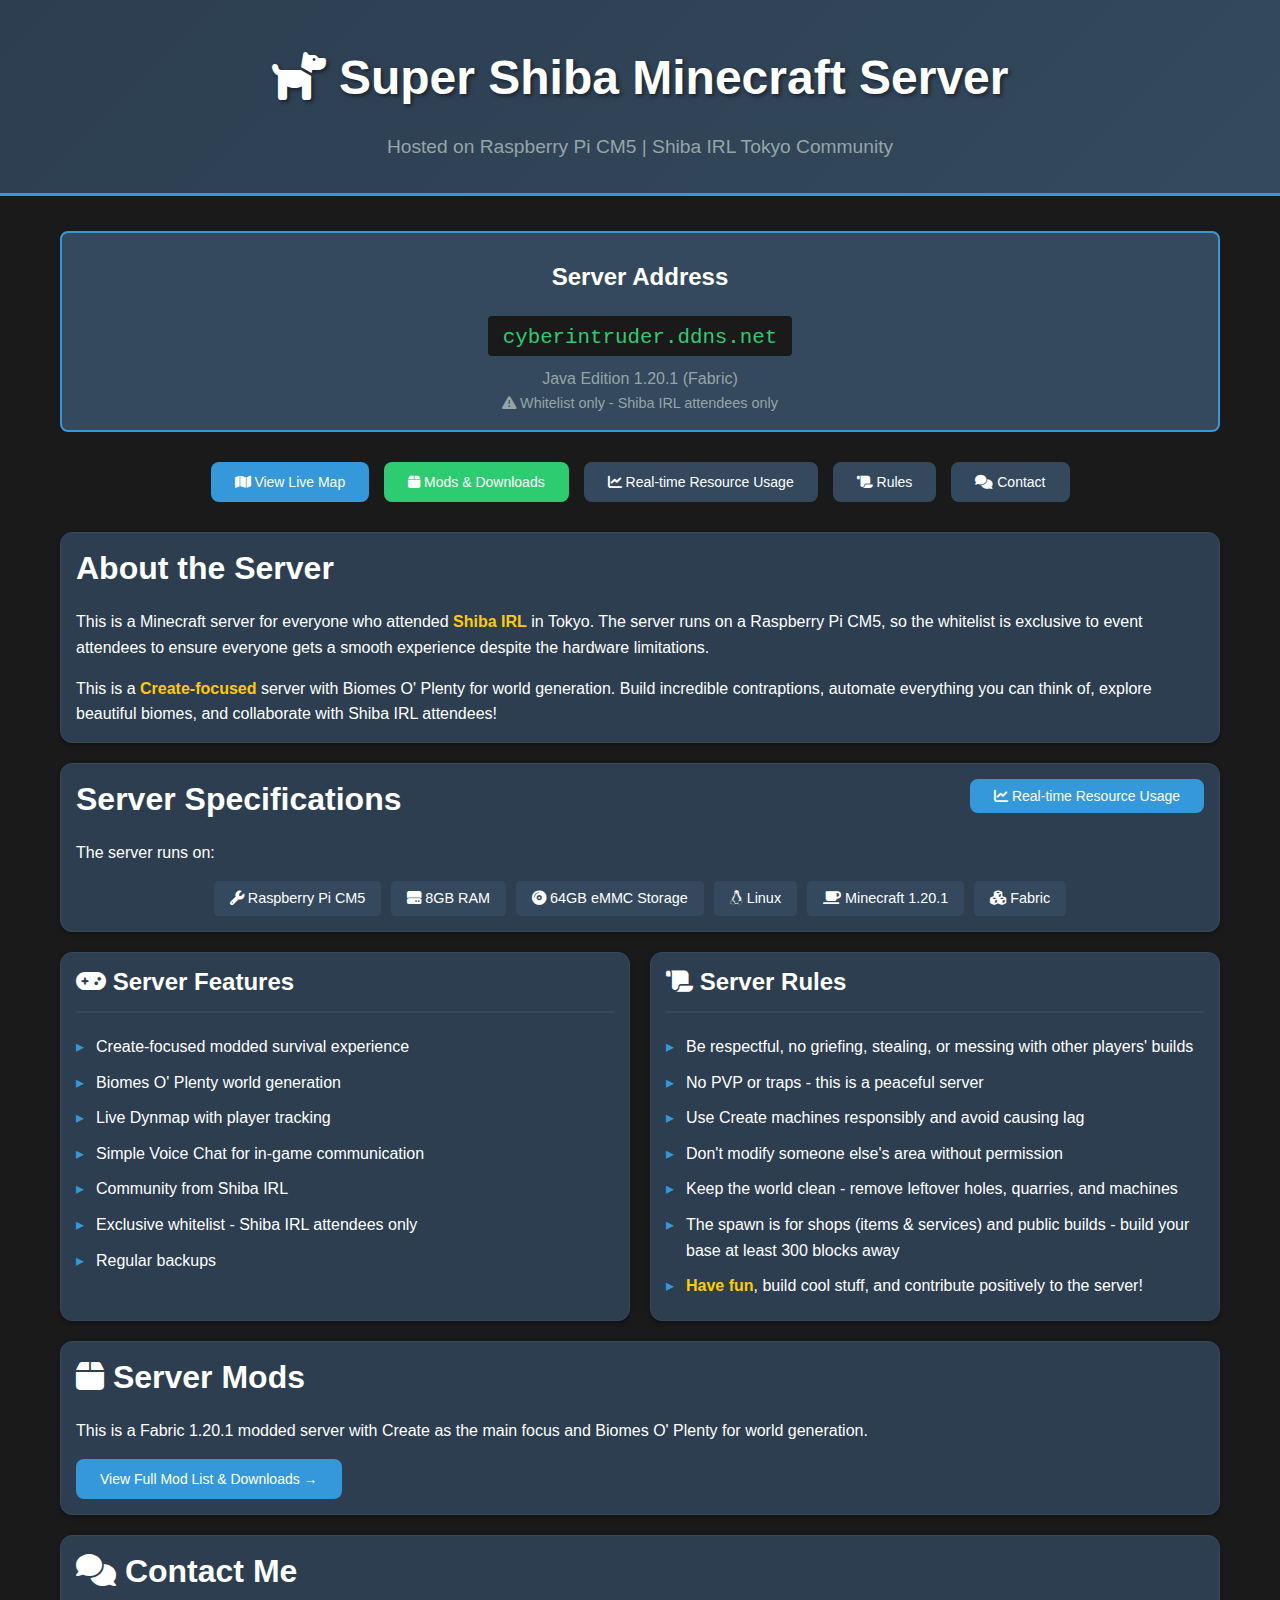
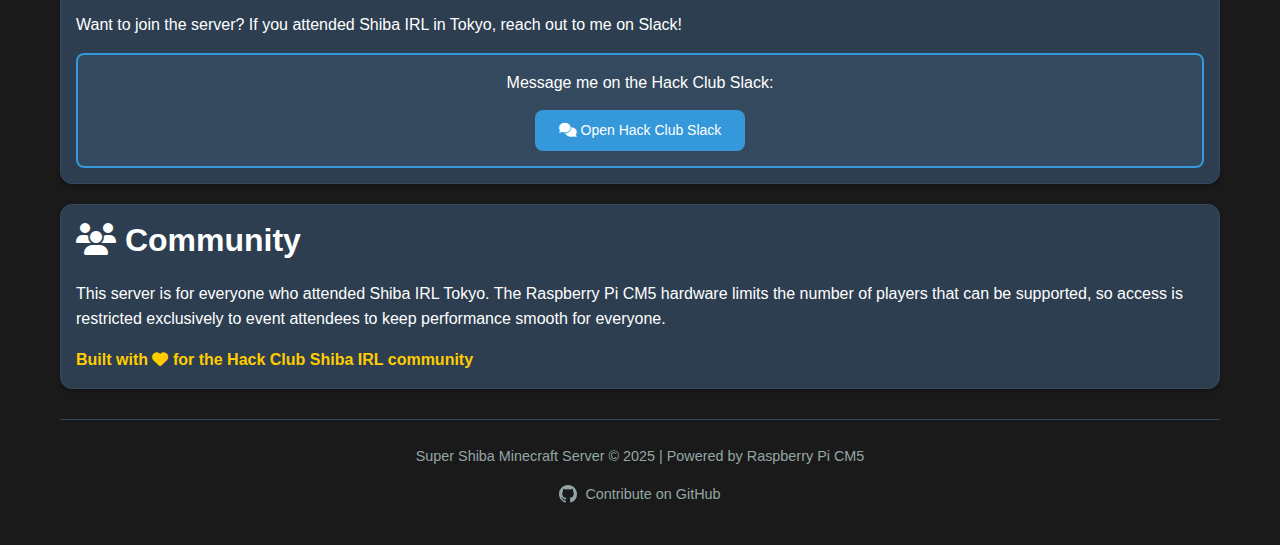
<file: website/index.html>
<!DOCTYPE html>
<html lang="en">
<head>
  <meta charset="UTF-8">
  <meta name="viewport" content="width=device-width, initial-scale=1.0">
  <title>Super Shiba Minecraft Server</title>
  <link rel="stylesheet" href="theme.css">
  <link rel="stylesheet" href="https://cdnjs.cloudflare.com/ajax/libs/font-awesome/6.4.0/css/all.min.css">
  <link rel="stylesheet" href="home.css">
</head>
<body>
  <header class="header">
    <h1><i class="fa-solid fa-dog" aria-hidden="true"></i> Super Shiba Minecraft Server</h1>
    <p class="tagline">Hosted on Raspberry Pi CM5 | Shiba IRL Tokyo Community</p>
  </header>

  <div class="container">
    <!-- Server Address -->
    <div class="highlight-block">
      <h3>Server Address</h3>
      <code>cyberintruder.ddns.net</code>
      <p class="text-muted" style="margin: 0;">Java Edition 1.20.1 (Fabric)</p>
      <p class="text-muted" style="margin: 0; font-size: 0.9rem;"><i class="fa-solid fa-triangle-exclamation" aria-hidden="true"></i> Whitelist only - Shiba IRL attendees only</p>
    </div>
    
    <!-- Quick Links -->
    <div class="quick-links">
      <a href="map/" class="btn btn-primary"><i class="fa-solid fa-map" aria-hidden="true"></i> View Live Map</a>
      <a href="mods/" class="btn btn-secondary"><i class="fa-solid fa-box" aria-hidden="true"></i> Mods & Downloads</a>
      <a href="stats/" class="btn"><i class="fa-solid fa-chart-line" aria-hidden="true"></i> Real-time Resource Usage</a>
      <a href="#rules" class="btn"><i class="fa-solid fa-scroll" aria-hidden="true"></i> Rules</a>
      <a href="#contact" class="btn"><i class="fa-solid fa-comments" aria-hidden="true"></i> Contact</a>
    </div>
    
    <!-- About Section -->
    <div class="card" id="about">
      <h2>About the Server</h2>
      <p>
        This is a Minecraft server for everyone who attended <strong><a href="https://shiba.hackclub.com/" target="_blank">Shiba IRL</a></strong> 
        in Tokyo. The server runs on a Raspberry Pi CM5, so the whitelist is exclusive 
        to event attendees to ensure everyone gets a smooth experience despite the hardware limitations.
      </p>
      <p>
        This is a <strong>Create-focused</strong> server with Biomes O' Plenty for world generation. 
        Build incredible contraptions, automate everything you can think of, explore beautiful biomes, 
        and collaborate with Shiba IRL attendees!
      </p>
    </div>
    
    <!-- Server Specs -->
    <div class="card">
      <span style="position: relative; top: var(--spacing-md); right: 0; float: right;">
        <a href="stats/" class="btn btn-primary" style="padding-top: 6px; padding-bottom: 6px;"><i class="fa-solid fa-chart-line" aria-hidden="true"></i> Real-time Resource Usage</a>
      </span>
      <h2>Server Specifications</h2>
      <p>The server runs on:</p>
      <div class="spec-badge-container">
        <span><i class="fa-solid fa-wrench" aria-hidden="true"></i> Raspberry Pi CM5</span>
        <span><i class="fa-solid fa-hdd" aria-hidden="true"></i> 8GB RAM</span>
        <span><i class="fa-solid fa-compact-disc" aria-hidden="true"></i> 64GB eMMC Storage</span>
        <span><i class="fa-brands fa-linux" aria-hidden="true"></i> Linux</span>
        <span><i class="fa-solid fa-coffee" aria-hidden="true"></i> Minecraft 1.20.1</span>
        <span><i class="fa-solid fa-cubes" aria-hidden="true"></i> Fabric</span>
      </div>
    </div>
    
    <!-- Features and Rules -->
    <div class="grid grid-2">
      <div class="card">
        <h3><i class="fa-solid fa-gamepad" aria-hidden="true"></i> Server Features</h3>
        <ul>
          <li>Create-focused modded survival experience</li>
          <li>Biomes O' Plenty world generation</li>
          <li>Live Dynmap with player tracking</li>
          <li>Simple Voice Chat for in-game communication</li>
          <li>Community from Shiba IRL</li>
          <li>Exclusive whitelist - Shiba IRL attendees only</li>
          <li>Regular backups</li>
        </ul>
      </div>
      
      <div class="card" id="rules">
        <h3><i class="fa-solid fa-scroll" aria-hidden="true"></i> Server Rules</h3>
        <ul>
          <li>Be respectful, no griefing, stealing, or messing with other players' builds</li>
          <li>No PVP or traps - this is a peaceful server</li>
          <li>Use Create machines responsibly and avoid causing lag</li>
          <li>Don't modify someone else's area without permission</li>
          <li>Keep the world clean - remove leftover holes, quarries, and machines</li>
          <li>The spawn is for shops (items & services) and public builds - build your base at least 300 blocks away</li>
          <li><strong>Have fun</strong>, build cool stuff, and contribute positively to the server!</li>
        </ul>
      </div>
    </div>
    
    <!-- Mods Section -->
    <div class="card" id="mods">
      <h2><i class="fa-solid fa-box" aria-hidden="true"></i> Server Mods</h2>
      <p>This is a Fabric 1.20.1 modded server with Create as the main focus and Biomes O' Plenty for world generation.</p>
      <p>
        <a href="mods/" class="btn btn-primary">View Full Mod List & Downloads →</a>
      </p>
    </div>
    
    <!-- Contact Section -->
    <div class="card" id="contact">
      <h2><i class="fa-solid fa-comments" aria-hidden="true"></i> Contact Me</h2>
      <p>
        Want to join the server? If you attended Shiba IRL in Tokyo, reach out to me on Slack!
      </p>
      <div class="highlight-block">
        <p style="margin-bottom: 15px; margin-top: 0;">Message me on the Hack Club Slack:</p>
        <a href="https://hackclub.slack.com/team/U086TRXKG5D" target="_blank" class="btn btn-primary">
          <i class="fa-solid fa-comments" aria-hidden="true"></i> Open Hack Club Slack
        </a>
      </div>
    </div>
    
    <!-- Community -->
    <div class="card">
      <h2><i class="fa-solid fa-users" aria-hidden="true"></i> Community</h2>
      <p>
        This server is for everyone who attended Shiba IRL Tokyo. The Raspberry Pi CM5 hardware 
        limits the number of players that can be supported, so access is restricted exclusively 
        to event attendees to keep performance smooth for everyone.
      </p>
      <p class="text-muted">
  <strong>Built with <i class="fa-solid fa-heart" aria-hidden="true"></i> for the Hack Club Shiba IRL community</strong>
      </p>
    </div>
    
    <footer>
      <p>Super Shiba Minecraft Server © 2025 | Powered by Raspberry Pi CM5</p>
      <p class="site-contrib">
        <a href="https://github.com/anton2026gamca/super-shiba-minecraft-server-website/blob/main/website/index.html" target="_blank" rel="noopener">
          <svg aria-hidden="true" viewBox="0 0 16 16" version="1.1" xmlns="http://www.w3.org/2000/svg">
            <path fill-rule="evenodd" d="M8 0C3.58 0 0 3.58 0 8c0 3.54 2.29 6.53 5.47 7.59.4.07.55-.17.55-.38 0-.19-.01-.82-.01-1.49-2.01.37-2.53-.49-2.69-.94-.09-.23-.48-.94-.82-1.13-.28-.15-.68-.52-.01-.53.63-.01 1.08.58 1.23.82.72 1.21 1.87.87 2.33.66.07-.52.28-.87.51-1.07-1.78-.2-3.64-.89-3.64-3.95 0-.87.31-1.58.82-2.14-.08-.2-.36-1.02.08-2.12 0 0 .67-.21 2.2.82.64-.18 1.32-.27 2-.27.68 0 1.36.09 2 .27 1.53-1.04 2.2-.82 2.2-.82.44 1.1.16 1.92.08 2.12.51.56.82 1.27.82 2.14 0 3.07-1.87 3.75-3.65 3.95.29.25.54.73.54 1.48 0 1.07-.01 1.93-.01 2.19 0 .21.15.46.55.38A8.013 8.013 0 0 0 16 8c0-4.42-3.58-8-8-8z"/>
          </svg>
          Contribute on GitHub
        </a>
      </p>
    </footer>
  </div>
</body>
</html>
</file>
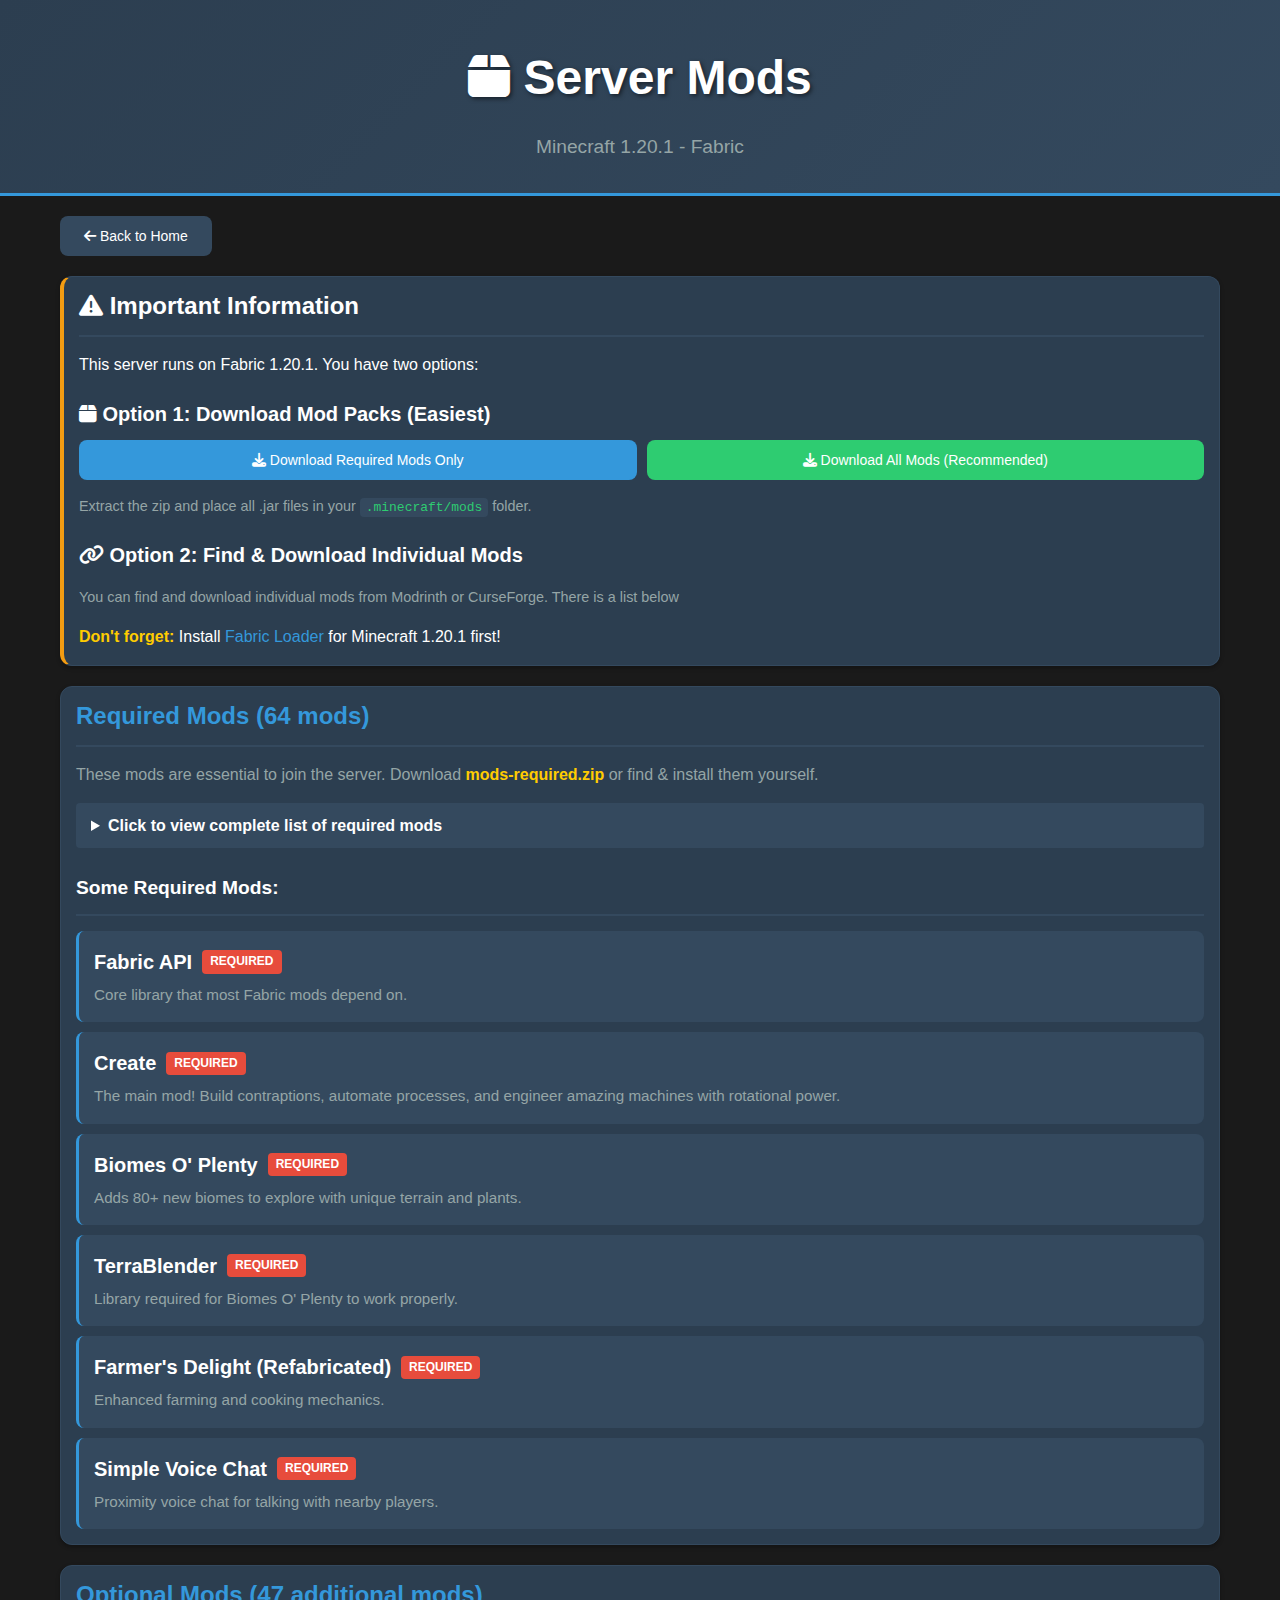
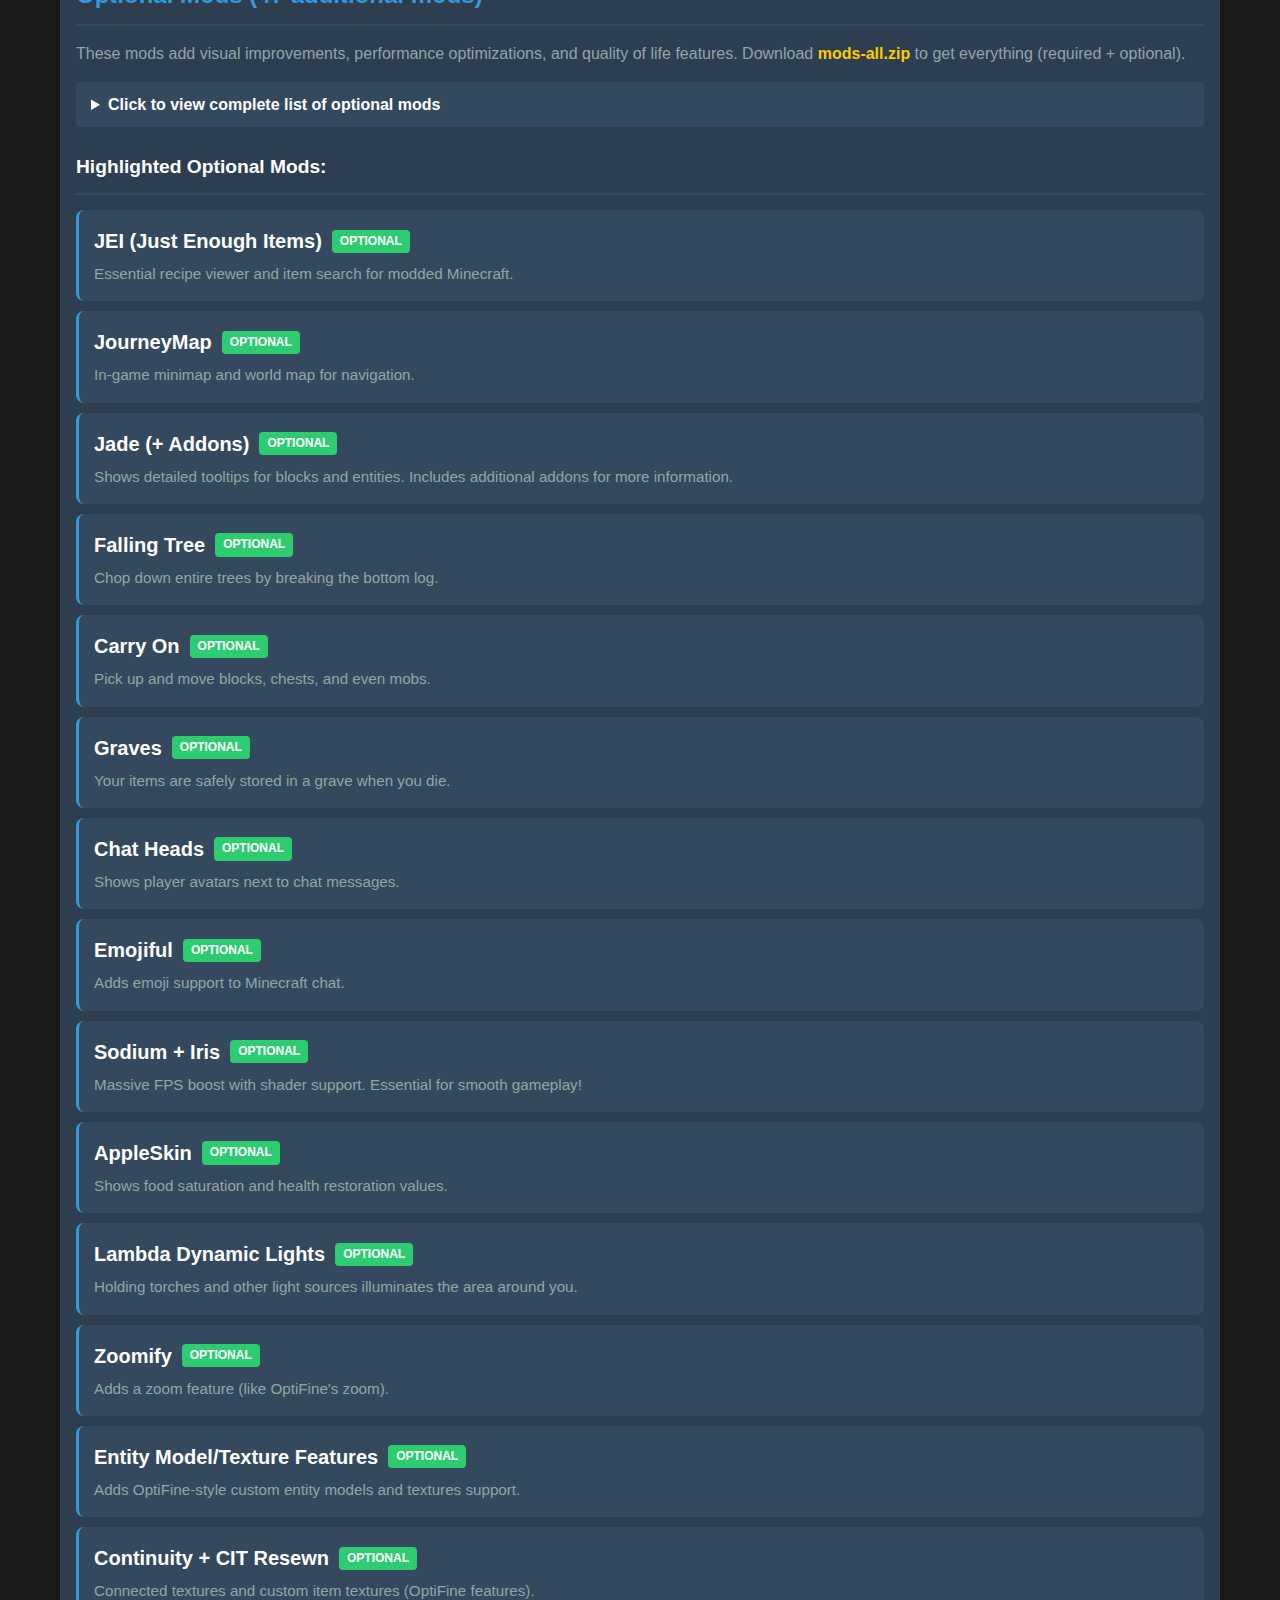
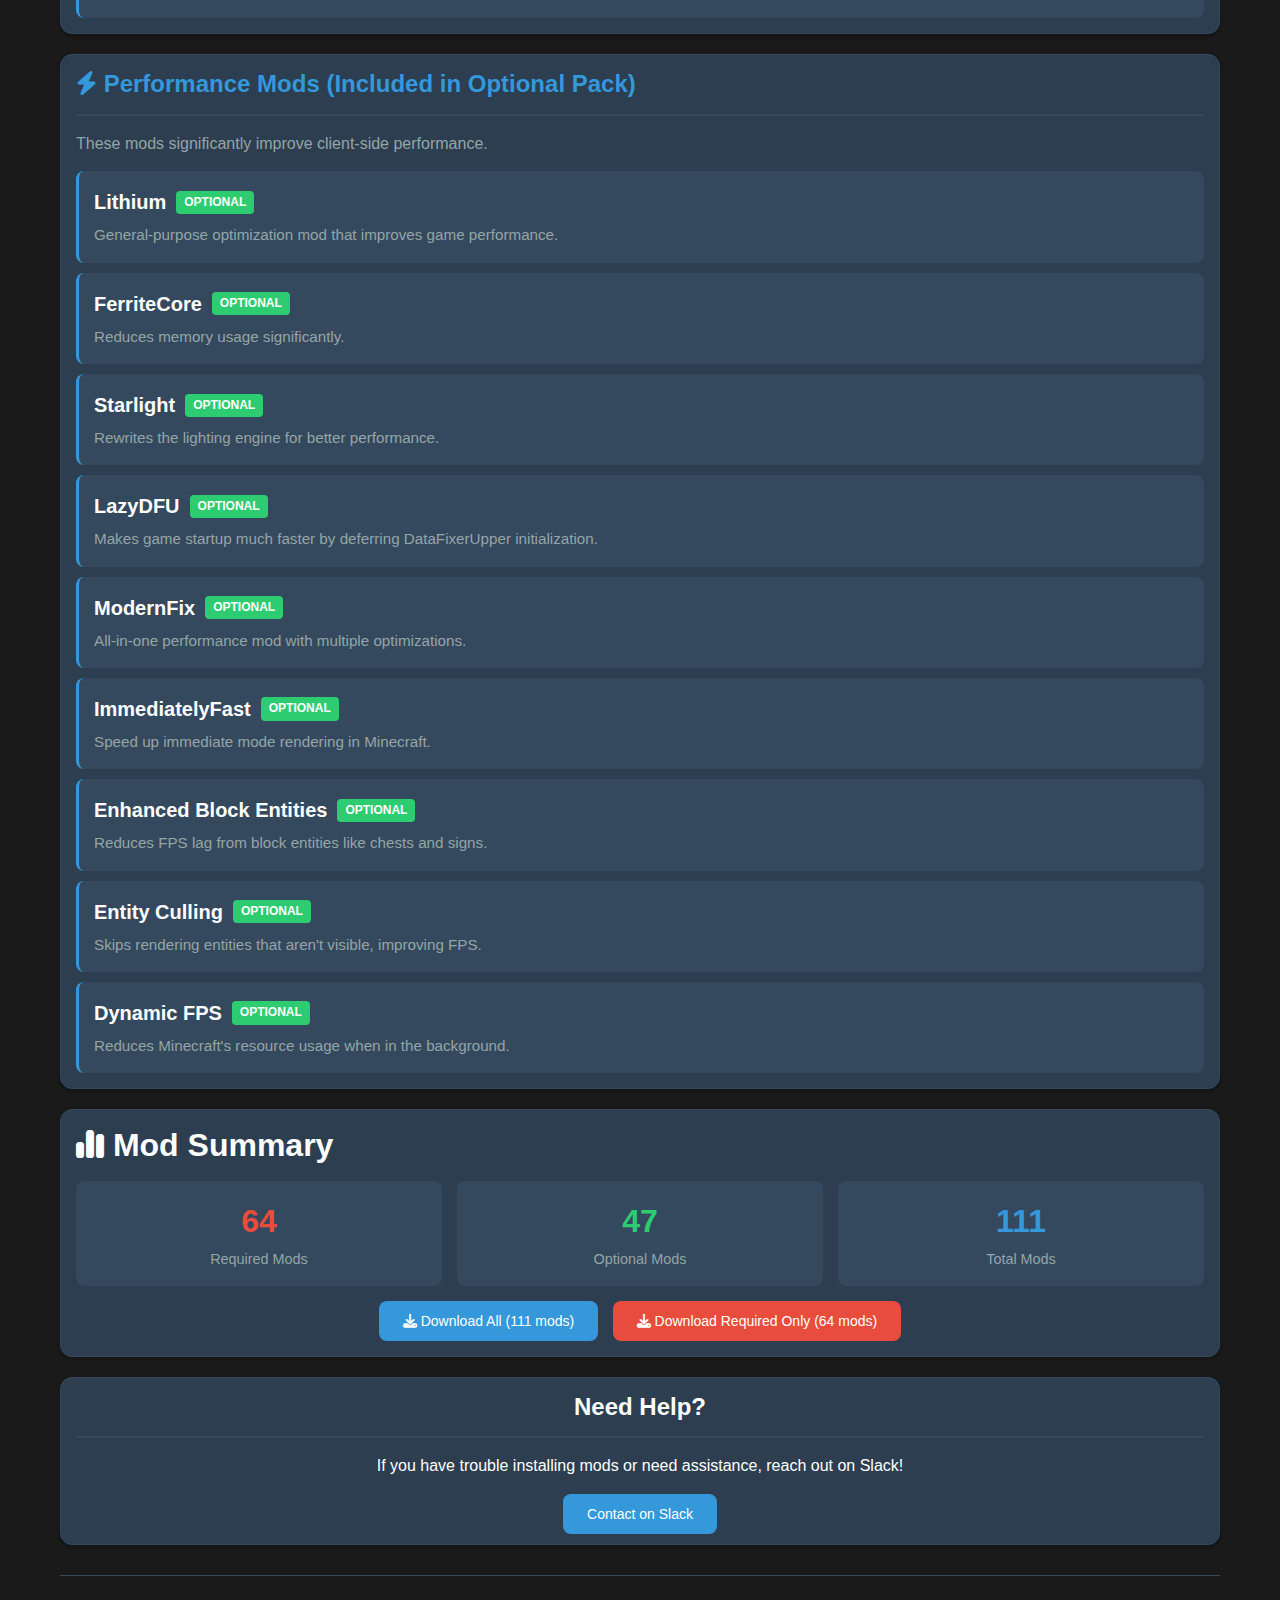
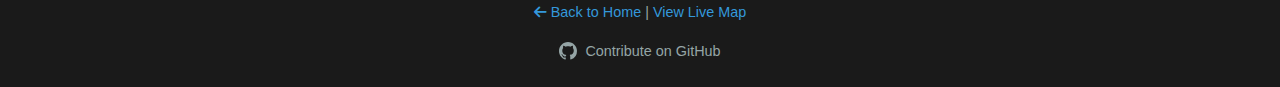
<file: website/mods/index.html>
<!DOCTYPE html>
<html lang="en">
<head>
  <meta charset="UTF-8">
  <meta name="viewport" content="width=device-width, initial-scale=1.0">
  <title>Server Mods - Super Shiba</title>
  <link rel="stylesheet" href="../theme.css">
  <link rel="stylesheet" href="https://cdnjs.cloudflare.com/ajax/libs/font-awesome/6.4.0/css/all.min.css">
  <link rel="stylesheet" href="mods.css">
</head>
<body>
  <header class="header">
    <h1><i class="fa-solid fa-box" aria-hidden="true"></i> Server Mods</h1>
    <p class="tagline">Minecraft 1.20.1 - Fabric</p>
  </header>

  <div class="container">
    <a href="../" class="btn"><i class="fa-solid fa-arrow-left" aria-hidden="true"></i> Back to Home</a>
    
    <div class="card" style="border-left: 4px solid var(--accent-warning);">
      <h3><i class="fa-solid fa-triangle-exclamation" aria-hidden="true"></i> Important Information</h3>
      <p>This server runs on Fabric 1.20.1. You have two options:</p>
      
        <div style="margin: 20px 0;">
        <h4><i class="fa-solid fa-box" aria-hidden="true"></i> Option 1: Download Mod Packs (Easiest)</h4>
        <div class="download-buttons-container">
          <a href="mods-required.zip" download class="btn btn-primary">
            <i class="fa-solid fa-download" aria-hidden="true"></i> Download Required Mods Only
          </a>
          <a href="mods-all.zip" download class="btn btn-secondary">
            <i class="fa-solid fa-download" aria-hidden="true"></i> Download All Mods (Recommended)
          </a>
        </div>
        <p class="text-muted" style="font-size: 0.9rem;">Extract the zip and place all .jar files in your <code>.minecraft/mods</code> folder.</p>
      </div>
      
        <div>
        <h4><i class="fa-solid fa-link" aria-hidden="true"></i> Option 2: Find & Download Individual Mods</h4>
        <p class="text-muted" style="font-size: 0.9em;">You can find and download individual mods from Modrinth or CurseForge. There is a list below</p>
      </div>
      
      <p><strong>Don't forget:</strong> Install <a href="https://fabricmc.net/use/" target="_blank">Fabric Loader</a> for Minecraft 1.20.1 first!</p>
    </div>
    
    <!-- Required Mods -->
    <div class="card">
      <div class="mod-category">
        <h2>Required Mods (64 mods)</h2>
        <p class="text-muted">
          These mods are essential to join the server. Download <strong><a href="mods-required.zip" download>mods-required.zip</a></strong>
          or find & install them yourself.
        </p>
        
        <details>
          <summary class="all-mods-summary">
            Click to view complete list of required mods
          </summary>
          <div class="all-mods-list">
            <ul>
              <li>amendments-1.20-2.2.3-fabric.jar</li>
              <li>architectury-9.2.14-fabric.jar</li>
              <li>bellsandwhistles-0.4.5+1.20.1-FABRIC.jar</li>
              <li>bettercombat-fabric-1.8.6+1.20.1.jar</li>
              <li>BiomesOPlenty-fabric-1.20.1-19.0.0.96.jar</li>
              <li>botarium-fabric-1.20.1-2.3.4.jar</li>
              <li>cardinal-components-api-5.2.3.jar</li>
              <li>carryon-fabric-1.20.1-2.1.2.7.jar</li>
              <li>chat_heads-0.14.2-fabric-1.20.jar</li>
              <li>chatnotify-fabric-2.6.2+1.20.1.jar</li>
              <li>cloth-config-11.1.136-fabric.jar</li>
              <li>coroutil-fabric-1.20.1-1.3.7.jar</li>
              <li>create_dd-0.1d.jar</li>
              <li>createdieselgenerators-2.1.4.jar</li>
              <li>create-fabric-0.5.1-j-build.1631+mc1.20.1.jar</li>
              <li>creategoggles-1.20.1-0.5.6-[FABRIC].jar</li>
              <li>create_ironworks-3.5.0-fabric-1.20.1.jar</li>
              <li>create-new-age-fabric-1.20.1-1.1.2.jar</li>
              <li>create_ultimate_factory-2.1.0-fabric-1.20.1.jar</li>
              <li>cultural-creators-1.1.0.jar</li>
              <li>cultural-delights-fabric-1.0.5+1.20.1.jar</li>
              <li>delightful-creators-1.3-1.20.x-FDR-support.jar</li>
              <li>Emojiful-Fabric-1.20.1-4.2.0.jar</li>
              <li>extendedbogeys-0.5.16-1.20.1-0.5.1.f-fabric.jar</li>
              <li>fabric-api-0.92.6+1.20.1.jar</li>
              <li>fabric-language-kotlin-1.13.7+kotlin.2.2.21.jar</li>
              <li>FallingTree-1.20.1-4.3.4.jar</li>
              <li>farmers-cutting-biomes-o-plenty-1.20.1-1.1.0-fabric.jar</li>
              <li>FarmersDelight-1.20.1-2.4.1+refabricated.jar</li>
              <li>ForgeConfigAPIPort-v8.0.2-1.20.1-Fabric.jar</li>
              <li>fusion-1.2.11-fabric-mc1.20.1.jar</li>
              <li>GlitchCore-fabric-1.20.1-0.0.1.1.jar</li>
              <li>graves-3.0.3+1.20.1.jar</li>
              <li>Jade-1.20-Fabric-11.13.1.jar</li>
              <li>JadeAddons-1.20.1-Fabric-5.4.0.jar</li>
              <li>jeed-1.20-2.2.5-fabric.jar</li>
              <li>jei-1.20.1-fabric-15.20.0.112.jar</li>
              <li>journeymap-1.20.1-5.10.3-fabric.jar</li>
              <li>justenoughbreeding-fabric-1.20-1.20.1-2.3.0.jar</li>
              <li>JustEnoughProfessions-fabric-1.20.1-3.0.1.jar</li>
              <li>JustEnoughResources-Fabric-1.20.1-1.4.0.247.jar</li>
              <li>lootr-fabric-1.20-0.7.35.85.jar</li>
              <li>modmenu-7.2.2.jar</li>
              <li>molten_metals-1.20.1-0.1.4-fabric.jar</li>
              <li>moonlight-1.20-2.16.15-fabric.jar</li>
              <li>mostructures-1.4.5+1.20.1.jar</li>
              <li>notenoughanimations-fabric-1.10.6-mc1.20.1.jar</li>
              <li>player-animation-lib-fabric-1.0.2-rc1+1.20.jar</li>
              <li>polymer-bundled-0.5.20+1.20.1.jar</li>
              <li>rechiseled-1.1.6-fabric-mc1.20.jar</li>
              <li>rechiseledcreate-1.0.2a-fabric-mc1.20.jar</li>
              <li>respite-creators-1.3.0-FDR.jar</li>
              <li>sliceanddice-fabric-3.3.1.jar</li>
              <li>sophisticatedbackpacks-1.20.1-3.23.4.5.110.jar</li>
              <li>sophisticatedcore-1.20.1-1.2.7.14.163.jar</li>
              <li>sophisticatedstorage-1.20.1-1.3.5.9.136.jar</li>
              <li>Steam_Rails-1.6.9+fabric-mc1.20.1.jar</li>
              <li>supermartijn642configlib-1.1.8a-fabric-mc1.20.jar</li>
              <li>supermartijn642corelib-1.1.18a-fabric-mc1.20.1.jar</li>
              <li>supplementaries-1.20-3.1.41-fabric.jar</li>
              <li>suppsquared-1.20-1.1.27.jar</li>
              <li>TerraBlender-fabric-1.20.1-3.0.1.10.jar</li>
              <li>trainperspectivefix-1.0.0-universal.jar</li>
              <li>travelersbackpack-fabric-1.20.1-9.1.43.jar</li>
              <li>voicechat-fabric-1.20.1-2.6.6.jar</li>
              <li>watut-fabric-1.20.1-1.2.3.jar</li>
            </ul>
          </div>
        </details>
        
        <h3 class="highlighted-mods-title">Some Required Mods:</h3>
        
        <div class="mod-item">
          <h4>
            Fabric API
            <span class="required-badge">Required</span>
          </h4>
          <p>Core library that most Fabric mods depend on.</p>
        </div>
        
        <div class="mod-item">
          <h4>
            Create
            <span class="required-badge">Required</span>
          </h4>
          <p>The main mod! Build contraptions, automate processes, and engineer amazing machines with rotational power.</p>
        </div>
        
        <div class="mod-item">
          <h4>
            Biomes O' Plenty
            <span class="required-badge">Required</span>
          </h4>
          <p>Adds 80+ new biomes to explore with unique terrain and plants.</p>
        </div>
        
        <div class="mod-item">
          <h4>
            TerraBlender
            <span class="required-badge">Required</span>
          </h4>
          <p>Library required for Biomes O' Plenty to work properly.</p>
        </div>
        
        <div class="mod-item">
          <h4>
            Farmer's Delight (Refabricated)
            <span class="required-badge">Required</span>
          </h4>
          <p>Enhanced farming and cooking mechanics.</p>
        </div>
        
        <div class="mod-item">
          <h4>
            Simple Voice Chat
            <span class="required-badge">Required</span>
          </h4>
          <p>Proximity voice chat for talking with nearby players.</p>
        </div>
      </div>
    </div>
    
    <!-- Optional QOL Mods -->
    <div class="card">
      <div class="mod-category">
        <h2>Optional Mods (47 additional mods)</h2>
        <p class="text-muted">
          These mods add visual improvements, performance optimizations, and quality of life features. 
          Download <strong><a href="mods-all.zip" download>mods-all.zip</a></strong> to get everything (required + optional).
        </p>
        
        <details>
          <summary class="all-mods-summary">
            Click to view complete list of optional mods
          </summary>
          <div class="all-mods-list">
            <ul>
              <li>advancementinfo-1.20-fabric0.83.0-1.4.jar</li>
              <li>animatica-0.6.1+1.20.4.jar</li>
              <li>appleskin-fabric-mc1.20.1-2.5.1.jar</li>
              <li>bettermounthud-1.2.2.jar</li>
              <li>borderless-mining-1.1.8+1.20.1.jar</li>
              <li>capes-1.5.2+1.20-fabric.jar</li>
              <li>citresewn-1.1.5+1.20.1.jar</li>
              <li>continuity-3.0.0+1.20.1.jar</li>
              <li>Debugify-1.20.1+2.0.jar</li>
              <li>dynamic-fps-3.9.5+minecraft-1.20.0-fabric.jar</li>
              <li>e4mc_minecraft-fabric-5.4.1.jar</li>
              <li>enhancedblockentities-0.9+1.20.jar</li>
              <li>entityculling-fabric-1.9.3-mc1.20.1.jar</li>
              <li>entity_model_features_1.20.1-fabric-3.0.6.jar</li>
              <li>entity_texture_features_1.20.1-fabric-7.0.6.jar</li>
              <li>fabricskyboxes-0.7.3+mc1.20.1.jar</li>
              <li>fabrishot-1.10.1.jar</li>
              <li>fadeless-1.0.1.jar</li>
              <li>fastquit-3.0.0+1.20+.jar</li>
              <li>ferritecore-6.0.1-fabric.jar</li>
              <li>fsb-interop-1.3.6+mc1.20.1-build.50.jar</li>
              <li>ImmediatelyFast-Fabric-1.5.2+1.20.4.jar</li>
              <li>indium-1.0.36+mc1.20.1.jar</li>
              <li>iris-1.7.6+mc1.20.1.jar</li>
              <li>lambdynamiclights-4.4.0+1.20.1.jar</li>
              <li>language-reload-1.7.5+1.20.1.jar</li>
              <li>lithium-fabric-mc1.20.1-0.11.3.jar</li>
              <li>main-menu-credits-1.1.2.jar</li>
              <li>midnightlib-fabric-1.9.1+1.20.1.jar</li>
              <li>mixintrace-1.1.1+1.17.jar</li>
              <li>modelfix-1.15-fabric.jar</li>
              <li>modernfix-fabric-5.25.1+mc1.20.1.jar</li>
              <li>morechathistory-1.3.0.jar</li>
              <li>moreculling-1.20.1-0.19.0.jar</li>
              <li>NoChatReports-FABRIC-1.20.1-v2.2.2.jar</li>
              <li>optigui-2.1.7.jar</li>
              <li>puzzle-fabric-2.2.0+1.20.1.jar</li>
              <li>reeses_sodium_options-1.7.2+mc1.20.1-build.101.jar</li>
              <li>rrls-4.0.6.1+mc1.20.1-fabric.jar</li>
              <li>sodium-extra-0.5.9+mc1.20.1.jar</li>
              <li>sodium-fabric-0.5.13+mc1.20.1.jar</li>
              <li>yet_another_config_lib_v3-3.6.6+1.20.1-fabric.jar</li>
              <li>yosbr-0.1.2.jar</li>
              <li>Zoomify-2.14.6+1.20.1.jar</li>
            </ul>
          </div>
        </details>
        
        <h3 class="highlighted-mods-title">Highlighted Optional Mods:</h3>
        
        <div class="mod-item">
          <h4>
            JEI (Just Enough Items)
            <span class="optional-badge">Optional</span>
          </h4>
          <p>Essential recipe viewer and item search for modded Minecraft.</p>
        </div>
        
        <div class="mod-item">
          <h4>
            JourneyMap
            <span class="optional-badge">Optional</span>
          </h4>
          <p>In-game minimap and world map for navigation.</p>
        </div>
        
        <div class="mod-item">
          <h4>
            Jade (+ Addons)
            <span class="optional-badge">Optional</span>
          </h4>
          <p>Shows detailed tooltips for blocks and entities. Includes additional addons for more information.</p>
        </div>
        
        <div class="mod-item">
          <h4>
            Falling Tree
            <span class="optional-badge">Optional</span>
          </h4>
          <p>Chop down entire trees by breaking the bottom log.</p>
        </div>
        
        <div class="mod-item">
          <h4>
            Carry On
            <span class="optional-badge">Optional</span>
          </h4>
          <p>Pick up and move blocks, chests, and even mobs.</p>
        </div>
        
        <div class="mod-item">
          <h4>
            Graves
            <span class="optional-badge">Optional</span>
          </h4>
          <p>Your items are safely stored in a grave when you die.</p>
        </div>
        
        <div class="mod-item">
          <h4>
            Chat Heads
            <span class="optional-badge">Optional</span>
          </h4>
          <p>Shows player avatars next to chat messages.</p>
        </div>
        
        <div class="mod-item">
          <h4>
            Emojiful
            <span class="optional-badge">Optional</span>
          </h4>
          <p>Adds emoji support to Minecraft chat.</p>
        </div>
        
        <div class="mod-item">
          <h4>
            Sodium + Iris
            <span class="optional-badge">Optional</span>
          </h4>
          <p>Massive FPS boost with shader support. Essential for smooth gameplay!</p>
        </div>
        
        <div class="mod-item">
          <h4>
            AppleSkin
            <span class="optional-badge">Optional</span>
          </h4>
          <p>Shows food saturation and health restoration values.</p>
        </div>
        
        <div class="mod-item">
          <h4>
            Lambda Dynamic Lights
            <span class="optional-badge">Optional</span>
          </h4>
          <p>Holding torches and other light sources illuminates the area around you.</p>
        </div>
        
        <div class="mod-item">
          <h4>
            Zoomify
            <span class="optional-badge">Optional</span>
          </h4>
          <p>Adds a zoom feature (like OptiFine's zoom).</p>
        </div>
        
        <div class="mod-item">
          <h4>
            Entity Model/Texture Features
            <span class="optional-badge">Optional</span>
          </h4>
          <p>Adds OptiFine-style custom entity models and textures support.</p>
        </div>
        
        <div class="mod-item">
          <h4>
            Continuity + CIT Resewn
            <span class="optional-badge">Optional</span>
          </h4>
          <p>Connected textures and custom item textures (OptiFine features).</p>
        </div>
      </div>
    </div>
    
    <!-- Performance Mods -->
    <div class="card">
      <div class="mod-category">
    <h2><i class="fa-solid fa-bolt" aria-hidden="true"></i> Performance Mods (Included in Optional Pack)</h2>
        <p class="text-muted">These mods significantly improve client-side performance.</p>
        
        <div class="mod-item">
          <h4>
            Lithium
            <span class="optional-badge">Optional</span>
          </h4>
          <p>General-purpose optimization mod that improves game performance.</p>
        </div>
        
        <div class="mod-item">
          <h4>
            FerriteCore
            <span class="optional-badge">Optional</span>
          </h4>
          <p>Reduces memory usage significantly.</p>
        </div>
        
        <div class="mod-item">
          <h4>
            Starlight
            <span class="optional-badge">Optional</span>
          </h4>
          <p>Rewrites the lighting engine for better performance.</p>
        </div>
        
        <div class="mod-item">
          <h4>
            LazyDFU
            <span class="optional-badge">Optional</span>
          </h4>
          <p>Makes game startup much faster by deferring DataFixerUpper initialization.</p>
        </div>
        
        <div class="mod-item">
          <h4>
            ModernFix
            <span class="optional-badge">Optional</span>
          </h4>
          <p>All-in-one performance mod with multiple optimizations.</p>
        </div>
        
        <div class="mod-item">
          <h4>
            ImmediatelyFast
            <span class="optional-badge">Optional</span>
          </h4>
          <p>Speed up immediate mode rendering in Minecraft.</p>
        </div>
        
        <div class="mod-item">
          <h4>
            Enhanced Block Entities
            <span class="optional-badge">Optional</span>
          </h4>
          <p>Reduces FPS lag from block entities like chests and signs.</p>
        </div>
        
        <div class="mod-item">
          <h4>
            Entity Culling
            <span class="optional-badge">Optional</span>
          </h4>
          <p>Skips rendering entities that aren't visible, improving FPS.</p>
        </div>
        
        <div class="mod-item">
          <h4>
            Dynamic FPS
            <span class="optional-badge">Optional</span>
          </h4>
          <p>Reduces Minecraft's resource usage when in the background.</p>
        </div>
      </div>
    </div>
    
    <!-- Summary -->
    <div class="card" style="background: var(--bg-secondary);">
      <h2><i class="fa-solid fa-chart-simple" aria-hidden="true"></i> Mod Summary</h2>
      <div class="stats-grid">
        <div class="stat-card">
          <div class="stat-number stat-number-danger">64</div>
          <div class="stat-label">Required Mods</div>
        </div>
        <div class="stat-card">
          <div class="stat-number stat-number-secondary">47</div>
          <div class="stat-label">Optional Mods</div>
        </div>
        <div class="stat-card">
          <div class="stat-number stat-number-primary">111</div>
          <div class="stat-label">Total Mods</div>
        </div>
      </div>
      <div style="margin: var(--spacing-md) 0; text-align: center;">
        <a href="mods-all.zip" download class="btn btn-primary" style="margin-right: 10px;"><i class="fa-solid fa-download" aria-hidden="true"></i> Download All (111 mods)</a>
        <a href="mods-required.zip" download class="btn" style="background: var(--accent-danger);"><i class="fa-solid fa-download" aria-hidden="true"></i> Download Required Only (64 mods)</a>
      </div>
    </div>
    
    <div class="card" style="text-align: center;">
      <h3>Need Help?</h3>
      <p>If you have trouble installing mods or need assistance, reach out on Slack!</p>
      <a href="../#contact" class="btn btn-primary" style="margin-bottom: var(--spacing-sm);">Contact on Slack</a>
    </div>
    
    <footer>
      <p><a href="../"><i class="fa-solid fa-arrow-left" aria-hidden="true"></i> Back to Home</a> | <a href="../map/">View Live Map</a></p>
      <div class="site-contrib">
        <a href="https://github.com/anton2026gamca/super-shiba-minecraft-server-website/blob/main/mods/index.html" target="_blank" rel="noopener">
          <svg aria-hidden="true" viewBox="0 0 16 16" version="1.1" xmlns="http://www.w3.org/2000/svg">
          <path fill-rule="evenodd" d="M8 0C3.58 0 0 3.58 0 8c0 3.54 2.29 6.53 5.47 7.59.4.07.55-.17.55-.38 0-.19-.01-.82-.01-1.49-2.01.37-2.53-.49-2.69-.94-.09-.23-.48-.94-.82-1.13-.28-.15-.68-.52-.01-.53.63-.01 1.08.58 1.23.82.72 1.21 1.87.87 2.33.66.07-.52.28-.87.51-1.07-1.78-.2-3.64-.89-3.64-3.95 0-.87.31-1.58.82-2.14-.08-.2-.36-1.02.08-2.12 0 0 .67-.21 2.2.82.64-.18 1.32-.27 2-.27.68 0 1.36.09 2 .27 1.53-1.04 2.2-.82 2.2-.82.44 1.1.16 1.92.08 2.12.51.56.82 1.27.82 2.14 0 3.07-1.87 3.75-3.65 3.95.29.25.54.73.54 1.48 0 1.07-.01 1.93-.01 2.19 0 .21.15.46.55.38A8.013 8.013 0 0 0 16 8c0-4.42-3.58-8-8-8z"/>
          </svg>
          Contribute on GitHub
        </a>
      </div>
    </footer>
  </div>
</body>
</html>
</file>
<file: theme.css>
/* Super Shiba Minecraft Server - Unified Dark Theme */

:root {
  /* Main color palette - Dark/Grey theme */
  --bg-primary: #1a1a1a;
  --bg-secondary: #2c3e50;
  --bg-tertiary: #34495e;
  --bg-hover: #4a5f7f;
  
  --text-primary: #ffffff;
  --text-secondary: #ecf0f1;
  --text-muted: #95a5a6;
  --text-dark: #2c3e50;
  
  --accent-primary: #3498db;
  --accent-secondary: #2ecc71;
  --accent-danger: #e74c3c;
  --accent-warning: #f39c12;
  
  --border-color: #34495e;
  --border-light: #4a5f7f;
  
  /* Spacing */
  --spacing-xs: 5px;
  --spacing-sm: 10px;
  --spacing-md: 15px;
  --spacing-lg: 20px;
  --spacing-xl: 30px;
  
  /* Border radius */
  --radius-sm: 4px;
  --radius-md: 8px;
  --radius-lg: 12px;
  
  /* Shadows */
  --shadow-sm: 0 2px 4px rgba(0, 0, 0, 0.3);
  --shadow-md: 0 4px 8px rgba(0, 0, 0, 0.4);
  --shadow-lg: 0 8px 16px rgba(0, 0, 0, 0.5);
}

* {
  box-sizing: border-box;
}

body {
  margin: 0;
  padding: 0;
  font-family: -apple-system, BlinkMacSystemFont, 'Segoe UI', Roboto, 'Helvetica Neue', Arial, sans-serif;
  background: var(--bg-primary);
  color: var(--text-primary);
  line-height: 1.6;
}

h1, h2, h3, h4, h5, h6 {
  margin-top: 0;
  margin-bottom: var(--spacing-md);
  font-weight: 600;
}

h1 { font-size: 2.5rem; }
h2 { font-size: 2rem; }
h3 { font-size: 1.5rem; }
h4 { font-size: 1.25rem; }

p {
  margin-top: var(--spacing-md);
  margin-bottom: var(--spacing-md);
}

a {
  color: var(--accent-primary);
  text-decoration: none;
  transition: color 0.2s ease;
}

a:hover {
  color: var(--accent-secondary);
}

strong { color: rgb(255, 204, 0) }

.btn {
  display: inline-block;
  padding: 12px 24px;
  background: var(--bg-tertiary);
  color: var(--text-primary);
  border: none;
  border-radius: var(--radius-md);
  cursor: pointer;
  font-size: 14px;
  font-weight: 500;
  text-align: center;
  transition: all 0.2s ease;
  text-decoration: none;
}

.btn:hover {
  background: var(--bg-hover);
  transform: translateY(-2px);
  box-shadow: var(--shadow-md);
}

.btn-primary {
  background: var(--accent-primary);
}

.btn-primary:hover {
  background: #2980b9;
  color: var(--text-primary);
}

.btn-secondary {
  background: var(--accent-secondary);
}

.btn-secondary:hover {
  background: #27ae60;
  color: var(--text-primary);
}

.card {
  background: var(--bg-secondary);
  border-radius: var(--radius-lg);
  padding: var(--spacing-lg);
  margin-bottom: var(--spacing-lg);
  box-shadow: var(--shadow-sm);
  border: 1px solid var(--border-color);
}

.card h3 {
  border-bottom: 2px solid var(--border-color);
  padding-bottom: var(--spacing-sm);
}

ul {
  list-style: none;
  padding-left: 0;
}

ul li {
  padding: var(--spacing-xs) 0;
  position: relative;
  padding-left: 20px;
}

ul li:before {
  content: "▸";
  position: absolute;
  left: 0;
  color: var(--accent-primary);
}

code {
  background: var(--bg-tertiary);
  padding: 2px 6px;
  border-radius: var(--radius-sm);
  font-family: 'Courier New', monospace;
  font-size: 0.9em;
  color: var(--accent-secondary);
}

.container {
  max-width: 1200px;
  margin: 0 auto;
  padding: var(--spacing-lg);
}

.grid {
  display: grid;
  gap: var(--spacing-lg);
}

.grid-2 {
  grid-template-columns: repeat(auto-fit, minmax(300px, 1fr));
}

.text-center { text-align: center; }
.text-muted { color: var(--text-muted); }
.mt-lg { margin-top: var(--spacing-xl); }
.mb-lg { margin-bottom: var(--spacing-xl); }

.site-contrib {
  margin-top: var(--spacing-md);
  font-size: 0.9rem;
  color: var(--text-muted);
  text-align: center;
}
.site-contrib a {
  color: inherit;
  text-decoration: none;
  display: inline-flex;
  gap: 8px;
  align-items: center;
}
.site-contrib a:hover {
  color: var(--accent-primary);
}
.site-contrib svg {
  width: 18px;
  height: 18px;
  display: inline-block;
  vertical-align: text-bottom;
  fill: currentColor;
}
</file>
<file: website/theme.css>
/* Super Shiba Minecraft Server - Dark Theme */

:root {
  /* Main color palette */
  --bg-primary: #1a1a1a;
  --bg-secondary: #2c3e50;
  --bg-tertiary: #34495e;
  --bg-hover: #4a5f7f;
  
  --text-primary: #ffffff;
  --text-secondary: #ecf0f1;
  --text-muted: #95a5a6;
  --text-dark: #2c3e50;
  
  --accent-primary: #3498db;
  --accent-secondary: #2ecc71;
  --accent-danger: #e74c3c;
  --accent-warning: #f39c12;
  
  --border-color: #34495e;
  --border-light: #4a5f7f;
  
  /* Spacing */
  --spacing-xs: 5px;
  --spacing-sm: 10px;
  --spacing-md: 15px;
  --spacing-lg: 20px;
  --spacing-xl: 30px;
  
  /* Border radius */
  --radius-sm: 4px;
  --radius-md: 8px;
  --radius-lg: 12px;
  
  /* Shadows */
  --shadow-sm: 0 2px 4px rgba(0, 0, 0, 0.3);
  --shadow-md: 0 4px 8px rgba(0, 0, 0, 0.4);
  --shadow-lg: 0 8px 16px rgba(0, 0, 0, 0.5);
}

* {
  box-sizing: border-box;
}

body {
  margin: 0;
  padding: 0;
  font-family: -apple-system, BlinkMacSystemFont, 'Segoe UI', Roboto, 'Helvetica Neue', Arial, sans-serif;
  background: var(--bg-primary);
  color: var(--text-primary);
  line-height: 1.6;
}

header {
  background: linear-gradient(135deg, var(--bg-secondary) 0%, var(--bg-tertiary) 100%);
  padding: var(--spacing-xl) 0;
  text-align: center;
  border-bottom: 3px solid var(--accent-primary);
}

header h1 {
  font-size: 3rem;
  margin-bottom: var(--spacing-sm);
  color: var(--text-primary);
  text-shadow: 2px 2px 4px rgba(0, 0, 0, 0.5);
}

header .tagline {
  font-size: 1.2rem;
  color: var(--text-muted);
  margin-bottom: 0;
}

footer {
  margin-top: var(--spacing-xl);
  padding-top: var(--spacing-sm);
  border-top: 1px solid var(--border-color);
  text-align: center;
  color: var(--text-muted);
  font-size: 0.9rem;
}

h1, h2, h3, h4, h5, h6 {
  margin: var(--spacing-sm) 0;
  font-weight: 600;
}

h1 { font-size: 2.5rem; }
h2 { font-size: 2rem; }
h3 { font-size: 1.5rem; }
h4 { font-size: 1.25rem; }

p {
  margin-top: var(--spacing-md);
  margin-bottom: var(--spacing-md);
}

a {
  color: var(--accent-primary);
  text-decoration: none;
  transition: color 0.2s ease;
}
a:hover {
  color: var(--accent-secondary);
  text-decoration: underline;
}

strong { color: rgb(255, 204, 0); }
strong a { color: inherit; }
strong a:hover { color: inherit; }

.btn {
  display: inline-block;
  padding: 9px 24px;
  background: var(--bg-tertiary);
  color: var(--text-primary);
  border: none;
  border-radius: var(--radius-md);
  cursor: pointer;
  font-size: 14px;
  font-weight: 500;
  text-align: center;
  transition: all 0.2s ease;
  text-decoration: none;
}

.btn:hover {
  background: var(--bg-hover);
  transform: translateY(-2px);
  box-shadow: var(--shadow-md);
  color: var(--text-primary);
  text-decoration: none;
}

.btn-small {
  padding: 4px 16px;
}

.btn-primary {
  background: var(--accent-primary);
}

.btn-primary:hover {
  background: #2980b9;
}

.btn-secondary {
  background: var(--accent-secondary);
}

.btn-secondary:hover {
  background: #27ae60;
}

.card {
  background: var(--bg-secondary);
  border-radius: var(--radius-lg);
  padding: 0 var(--spacing-md);
  margin-top: var(--spacing-lg);
  margin-bottom: var(--spacing-lg);
  box-shadow: var(--shadow-sm);
  border: 1px solid var(--border-color);
}

.card h3 {
  border-bottom: 2px solid var(--border-color);
  padding-bottom: var(--spacing-sm);
}

ul {
  list-style: none;
  padding-left: 0;
}

ul li {
  padding: var(--spacing-xs) 0;
  position: relative;
  padding-left: 20px;
}

ul li:before {
  content: "▸";
  position: absolute;
  left: 0;
  color: var(--accent-primary);
}

code {
  background: var(--bg-tertiary);
  padding: 2px 6px;
  border-radius: var(--radius-sm);
  font-family: 'Courier New', monospace;
  font-size: 0.9em;
  color: var(--accent-secondary);
}

.container {
  max-width: 1200px;
  margin: 0 auto;
  padding: var(--spacing-lg);
}

.grid {
  display: grid;
  gap: var(--spacing-lg);
  margin: var(--spacing-lg) 0;
}

.grid-2 {
  grid-template-columns: repeat(auto-fit, minmax(300px, 1fr));
}

.grid .card {
  margin: 0;
}

.text-center { text-align: center; }
.text-muted { color: var(--text-muted); }
.mt-lg { margin-top: var(--spacing-xl); }
.mb-lg { margin-bottom: var(--spacing-xl); }

.site-contrib {
  margin-top: var(--spacing-md);
  font-size: 0.9rem;
  color: var(--text-muted);
  text-align: center;
}
.site-contrib a {
  color: inherit;
  text-decoration: none;
  display: inline-flex;
  gap: 8px;
  align-items: center;
}
.site-contrib a:hover {
  color: var(--accent-primary);
}
.site-contrib svg {
  width: 18px;
  height: 18px;
  display: inline-block;
  vertical-align: text-bottom;
  fill: currentColor;
}
</file>
<file: website/home.css>
.highlight-block {
  background: var(--bg-tertiary);
  padding: var(--spacing-md);
  border-radius: var(--radius-md);
  text-align: center;
  border: 2px solid var(--accent-primary);
  margin: var(--spacing-md) 0;
}

.highlight-block code {
  font-size: 1.3rem;
  background: var(--bg-primary);
  padding: 5px var(--spacing-md) 2px;
  margin: var(--spacing-sm) 0;
  color: var(--accent-secondary);
  display: inline-block;
}

.quick-links {
  display: flex;
  gap: var(--spacing-md);
  justify-content: center;
  flex-wrap: wrap;
  margin: var(--spacing-xl) 0;
}

.spec-badge-container {
  display: flex;
  flex-wrap: wrap;
  gap: var(--spacing-sm);
  margin: var(--spacing-md) 0;
  justify-content: center;
}

.spec-badge-container span {
  display: inline-block;
  background: var(--bg-tertiary);
  padding: var(--spacing-xs) var(--spacing-md);
  border-radius: var(--radius-sm);
  font-size: 0.9rem;
  border: 1px solid var(--border-color);
}
</file>
<file: website/mods/mods.css>
.mod-category {
  margin-bottom: var(--spacing-md);
}

.mod-category h2 {
  color: var(--accent-primary);
  font-size: 1.5rem;
  margin-bottom: var(--spacing-md);
  padding-bottom: var(--spacing-sm);
  border-bottom: 2px solid var(--border-color);
}

.mod-item {
  background: var(--bg-tertiary);
  padding: var(--spacing-md);
  border-radius: var(--radius-md);
  margin-bottom: var(--spacing-sm);
  border-left: 3px solid var(--accent-primary);
}

.mod-item h4 {
  margin-top: 0;
  margin-bottom: var(--spacing-xs);
  color: var(--text-primary);
  display: flex;
  align-items: center;
  gap: 10px;
}

.mod-item p {
  margin-top: 0;
  margin-bottom: 0;
  font-size: 0.95rem;
  color: var(--text-muted);
}

.required-badge {
  background: var(--accent-danger);
  padding: 2px 8px;
  border-radius: var(--radius-sm);
  font-size: 0.75rem;
  font-weight: bold;
  text-transform: uppercase;
}

.optional-badge {
  background: var(--accent-secondary);
  padding: 2px 8px;
  border-radius: var(--radius-sm);
  font-size: 0.75rem;
  font-weight: bold;
  text-transform: uppercase;
}

.all-mods-summary {
  cursor: pointer;
  padding: var(--spacing-sm) var(--spacing-md);
  background: var(--bg-tertiary);
  border-radius: var(--radius-sm);
  font-weight: bold;
  transition: all 0.2s ease;
}

.all-mods-summary:hover {
  background: var(--bg-hover);
  transform: translateY(-2px);
  box-shadow: var(--shadow-md);
  color: var(--text-primary);
}

.all-mods-list {
  margin-top: var(--spacing-md);
  padding: 0 var(--spacing-md);
  background: var(--bg-primary);
  border-radius: var(--radius-sm);
  font-family: monospace;
  font-size: 0.85rem;
  max-height: 400px;
  overflow-y: auto;
}

.all-mods-list ul {
  list-style: none;
  padding: 0;
}

.download-buttons-container {
  display: flex;
  gap: 10px;
  flex-wrap: wrap;
  margin-bottom: 15px;
}

.download-buttons-container a {
  flex: 1;
  min-width: 200px;
  text-align: center;
}

.highlighted-mods-title {
  font-size: 1.2rem;
  margin-top: 25px;
  margin-bottom: 15px;
}

.stats-grid {
  display: grid;
  grid-template-columns: repeat(auto-fit, minmax(200px, 1fr));
  gap: 15px;
}

.stat-card {
  background: var(--bg-tertiary);
  padding: 15px;
  border-radius: var(--radius-md);
  text-align: center;
}

.stat-number {
  font-size: 2rem;
  font-weight: bold;
}

.stat-number-danger {
  color: var(--accent-danger);
}

.stat-number-secondary {
  color: var(--accent-secondary);
}

.stat-number-primary {
  color: var(--accent-primary);
}

.stat-label {
  color: var(--text-muted);
  font-size: 0.9rem;
}
</file>
